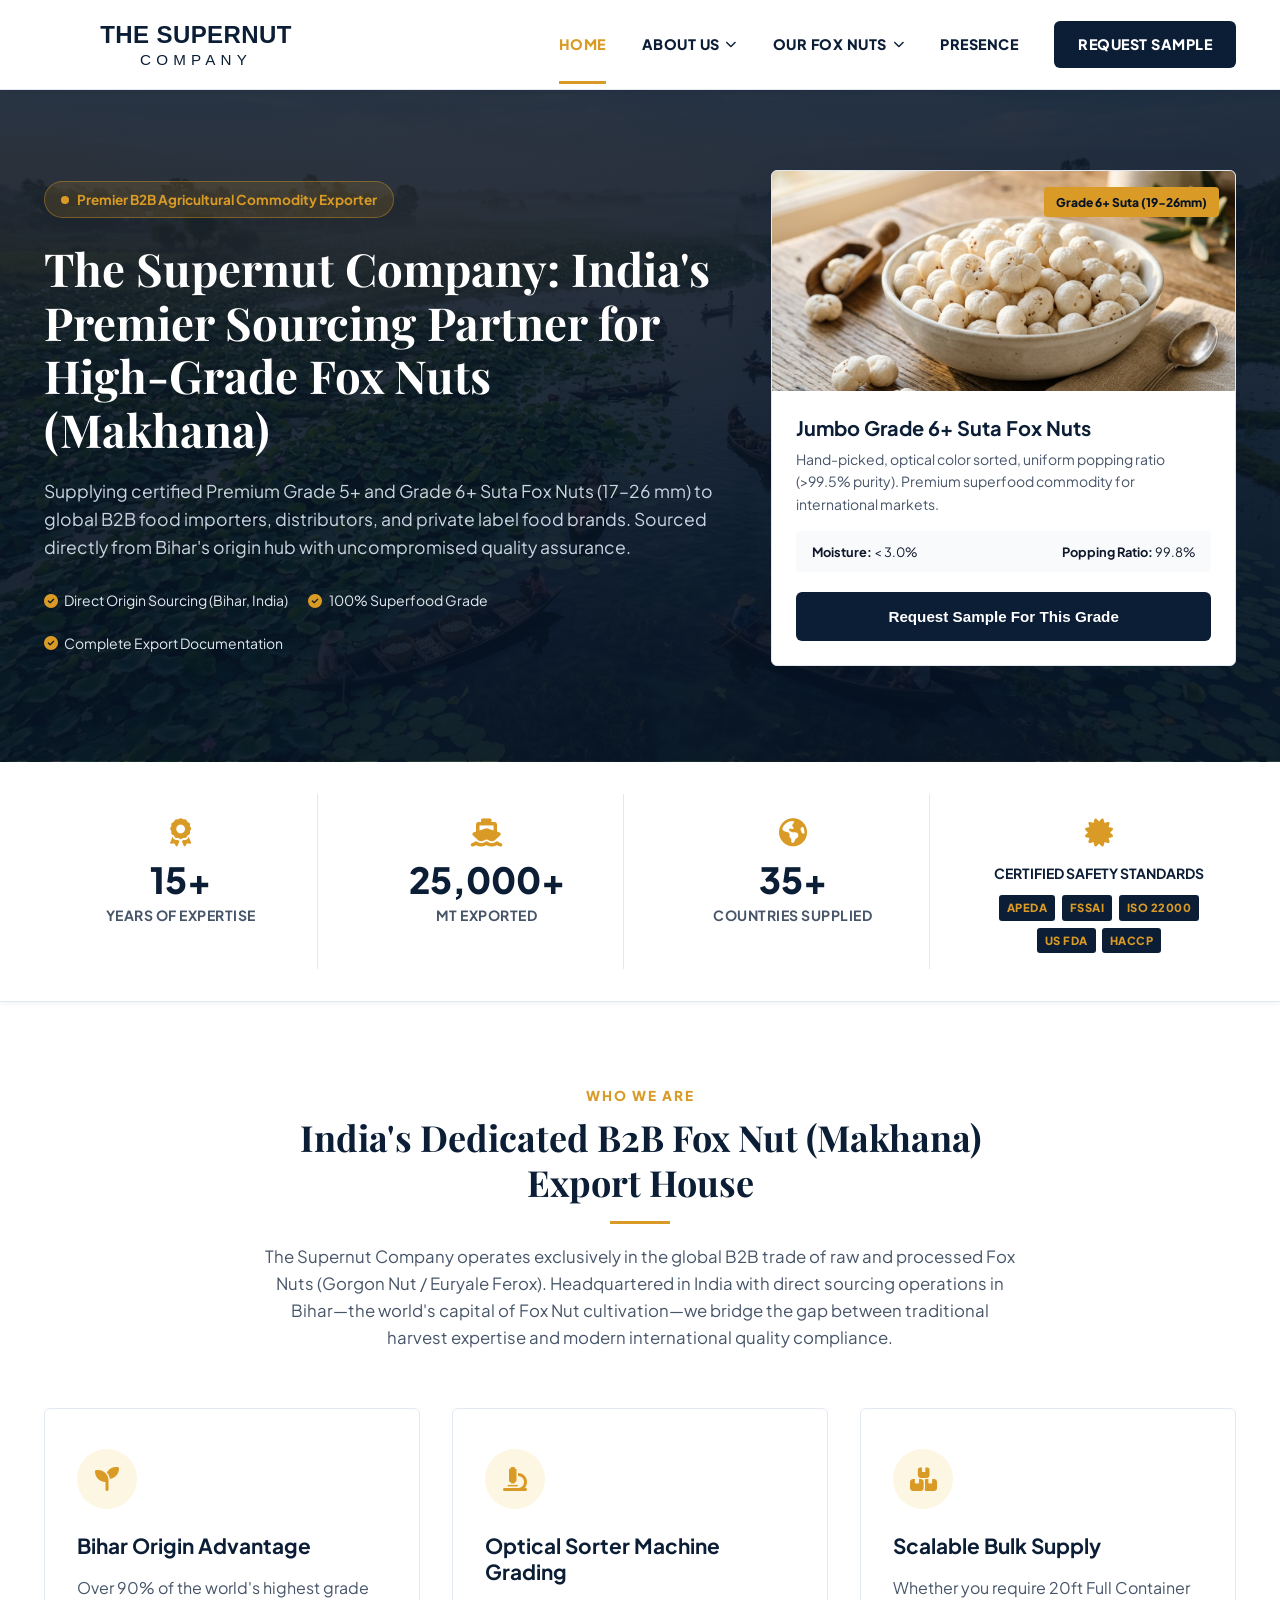
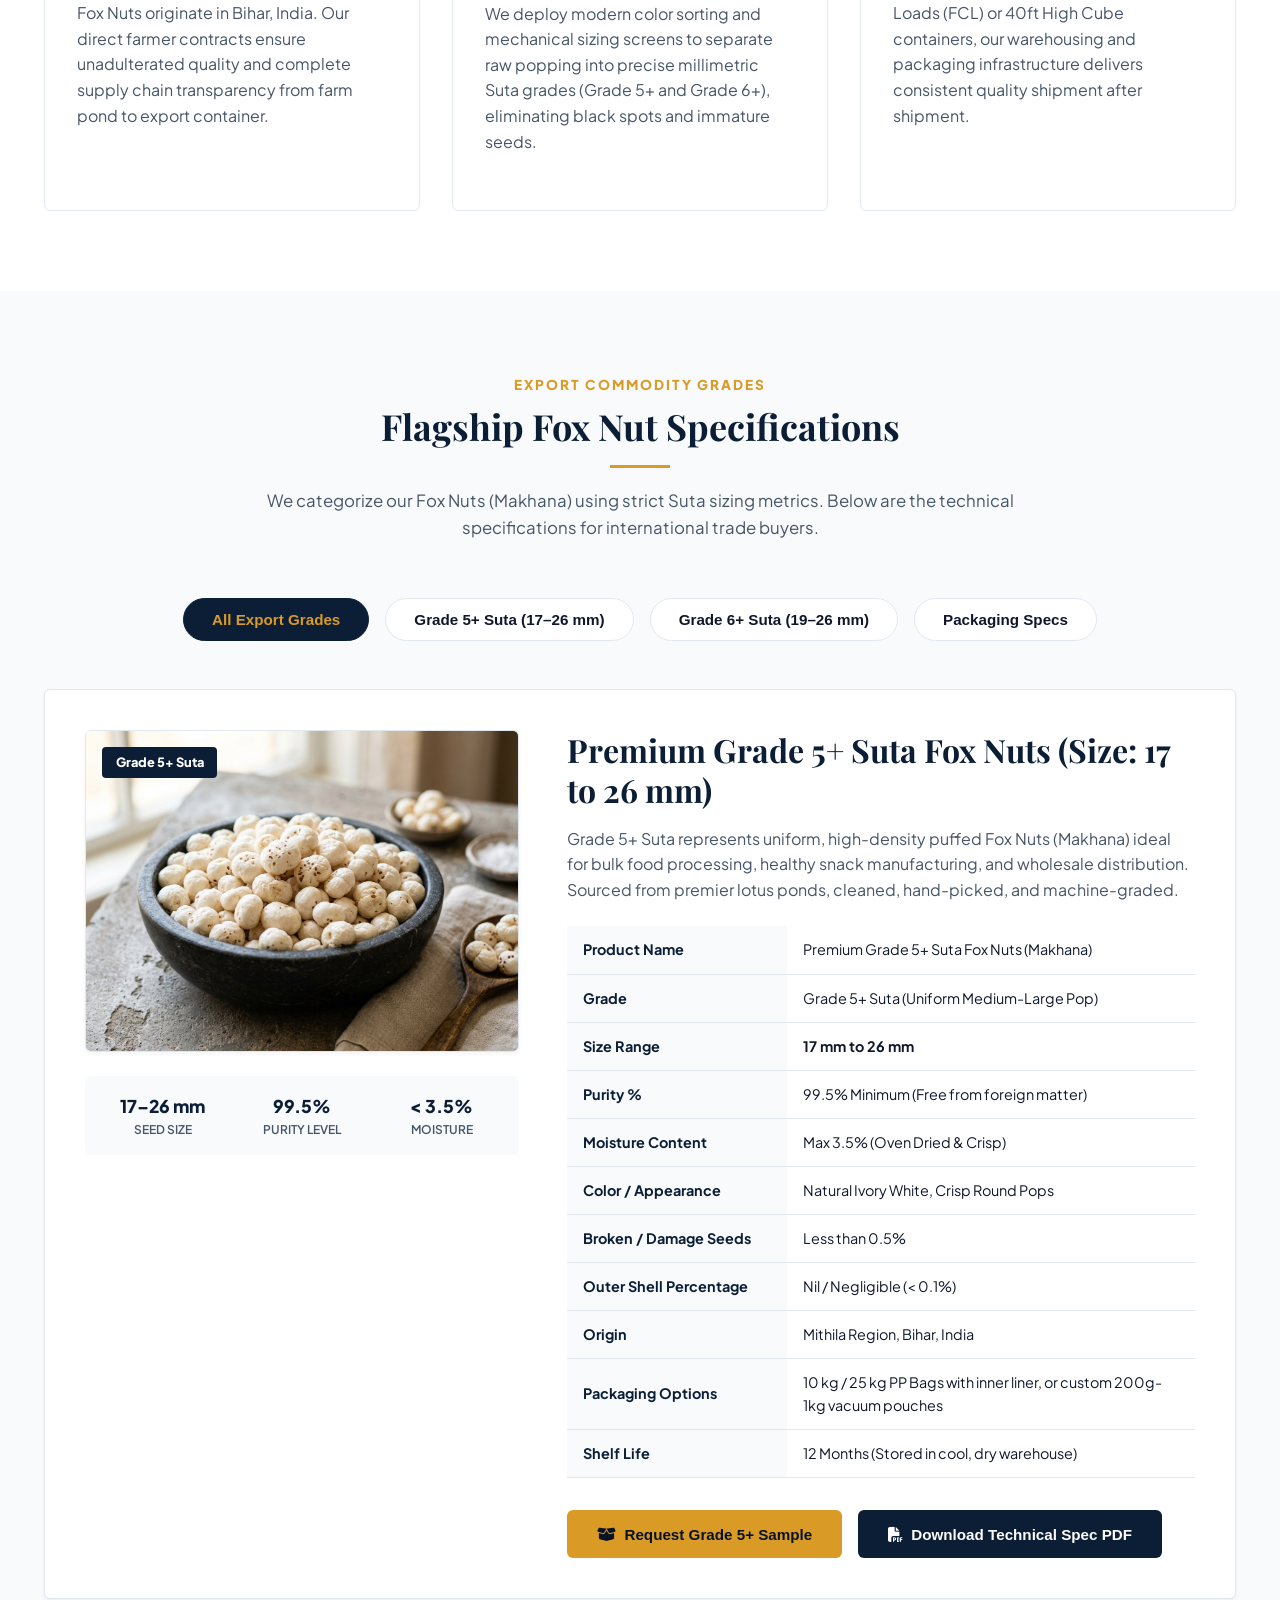
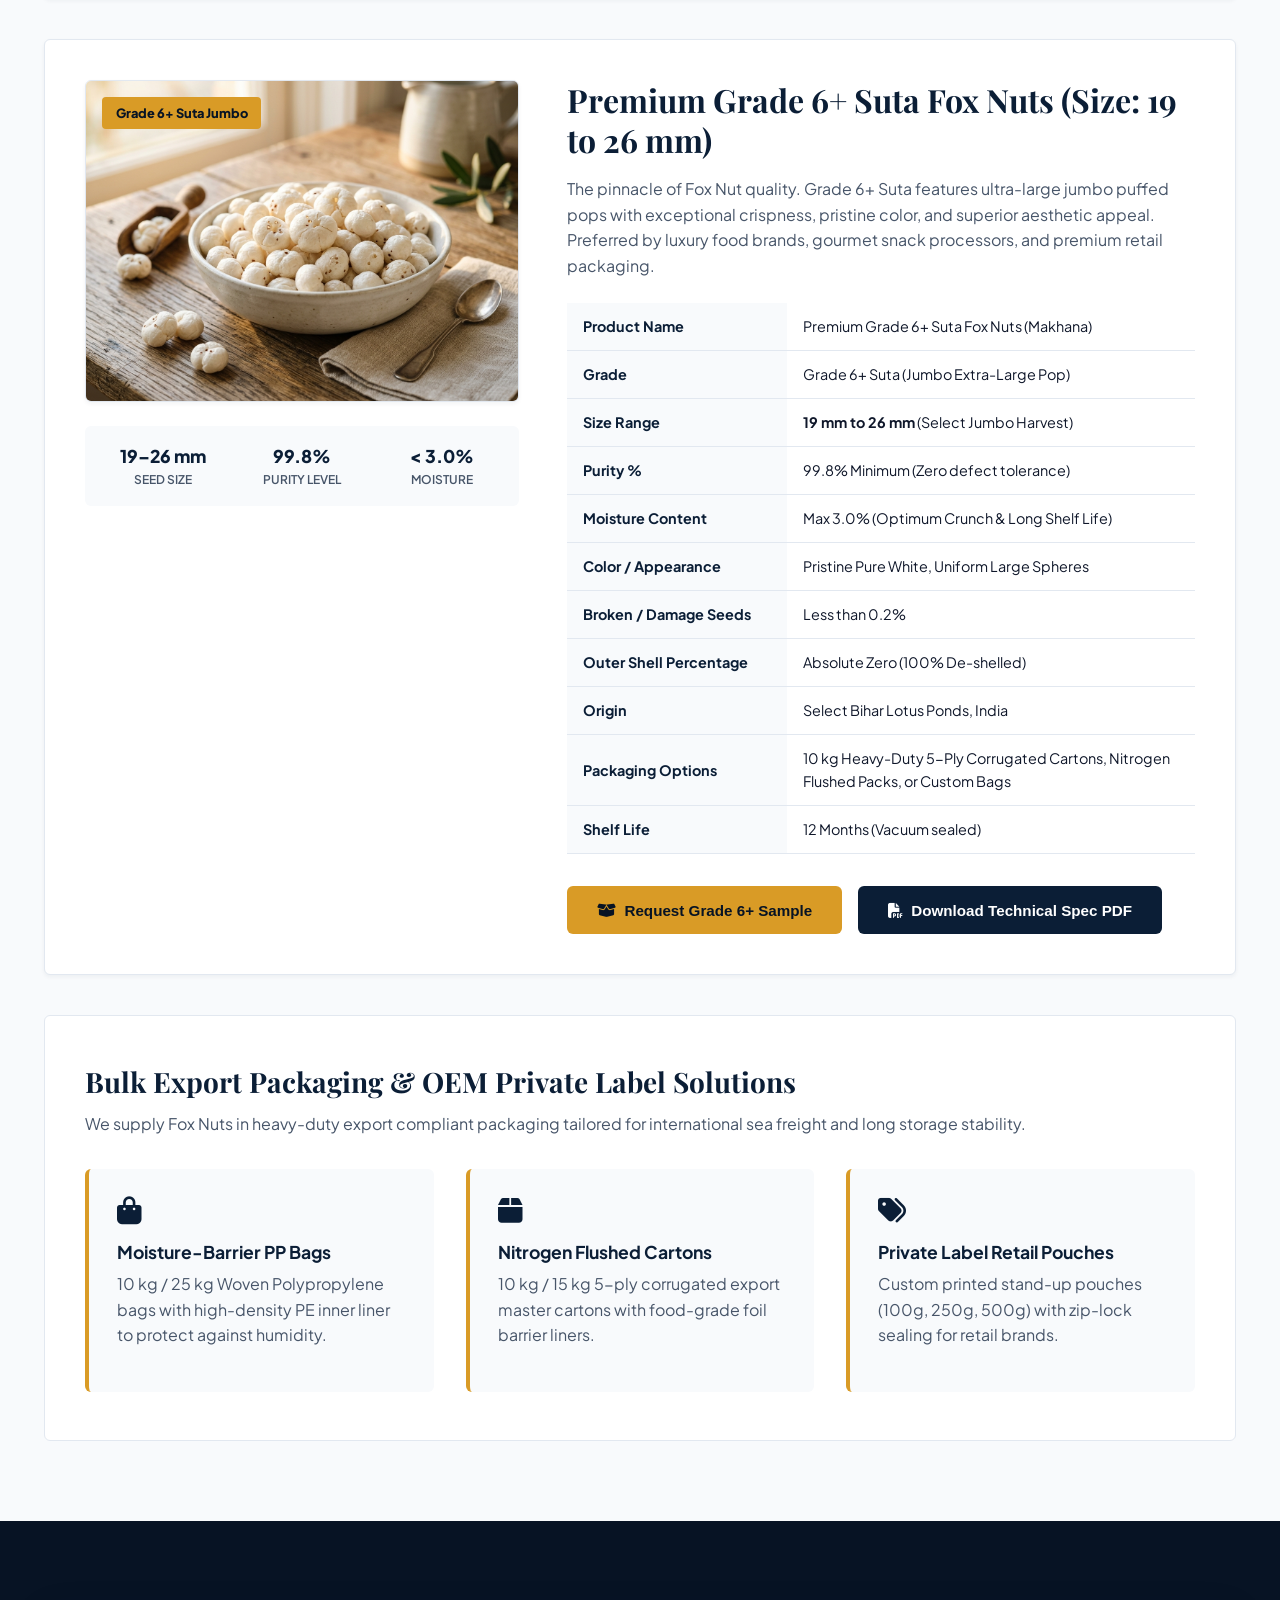
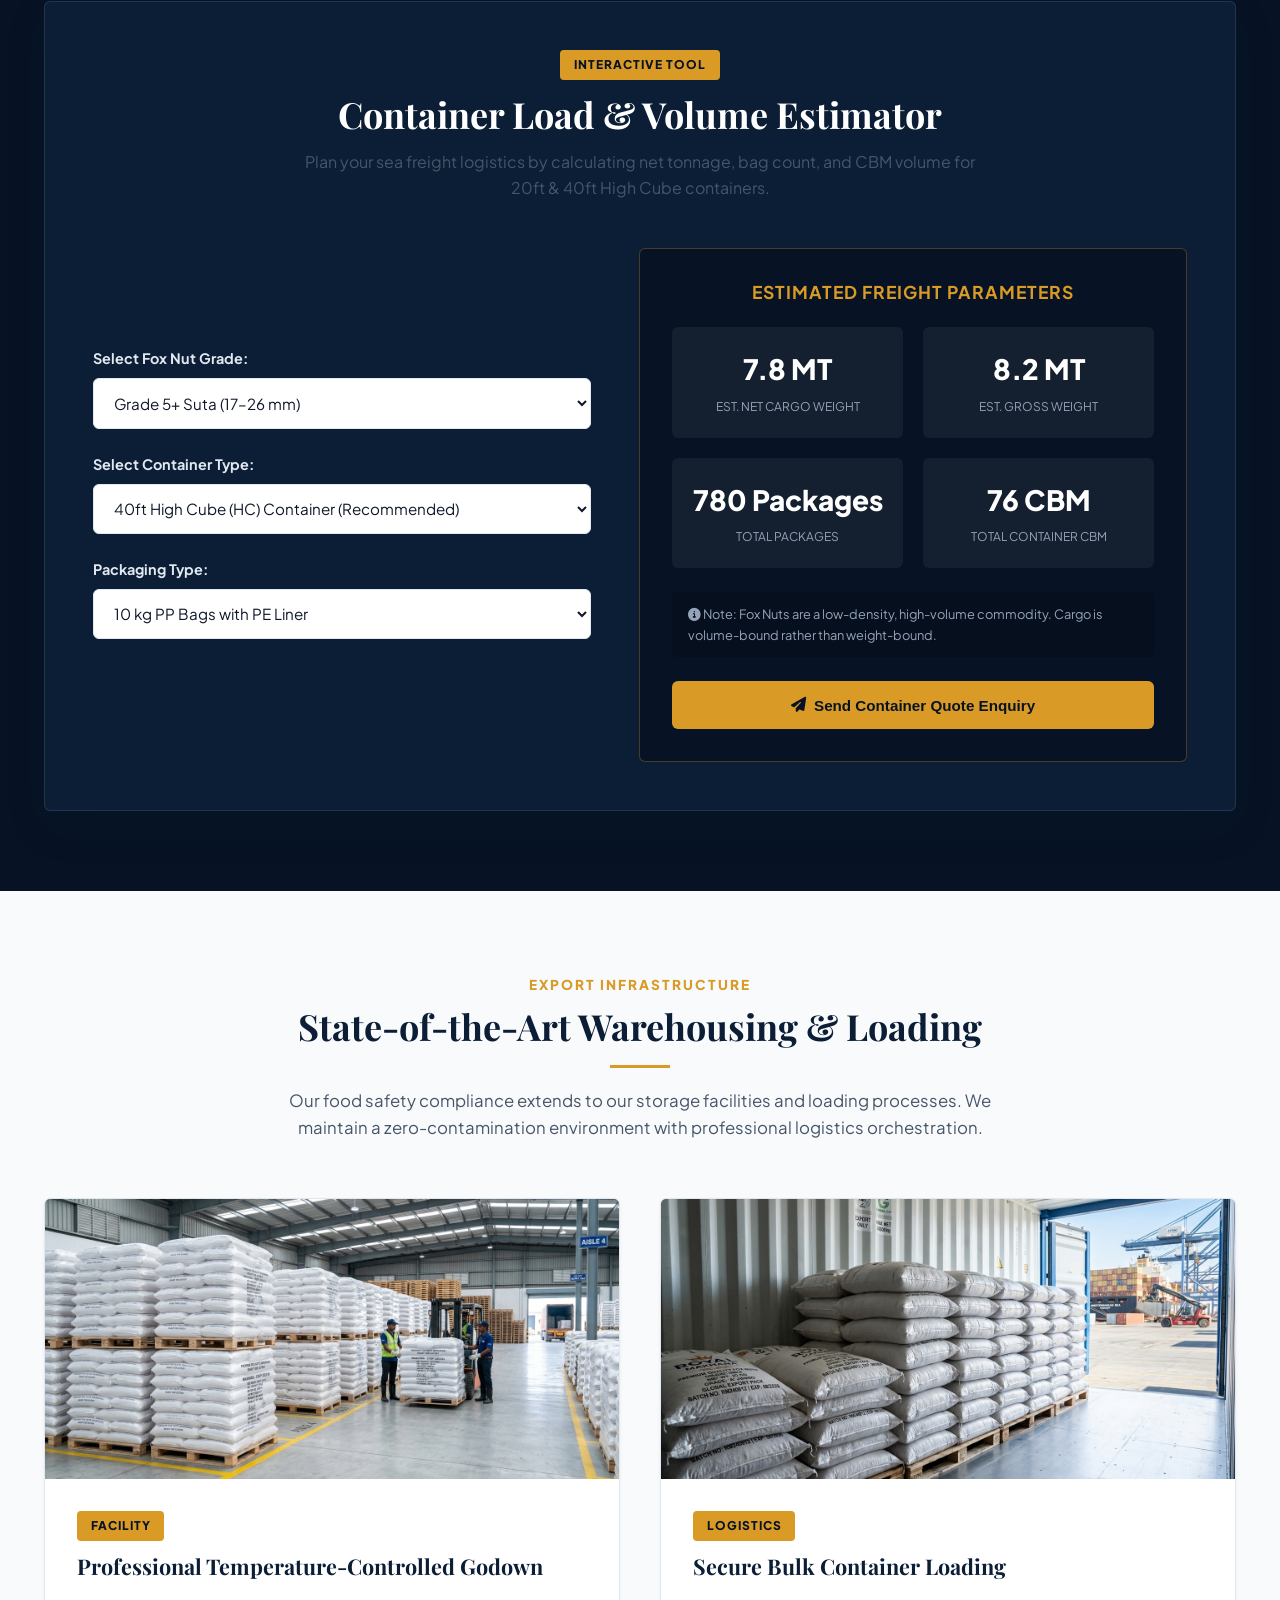
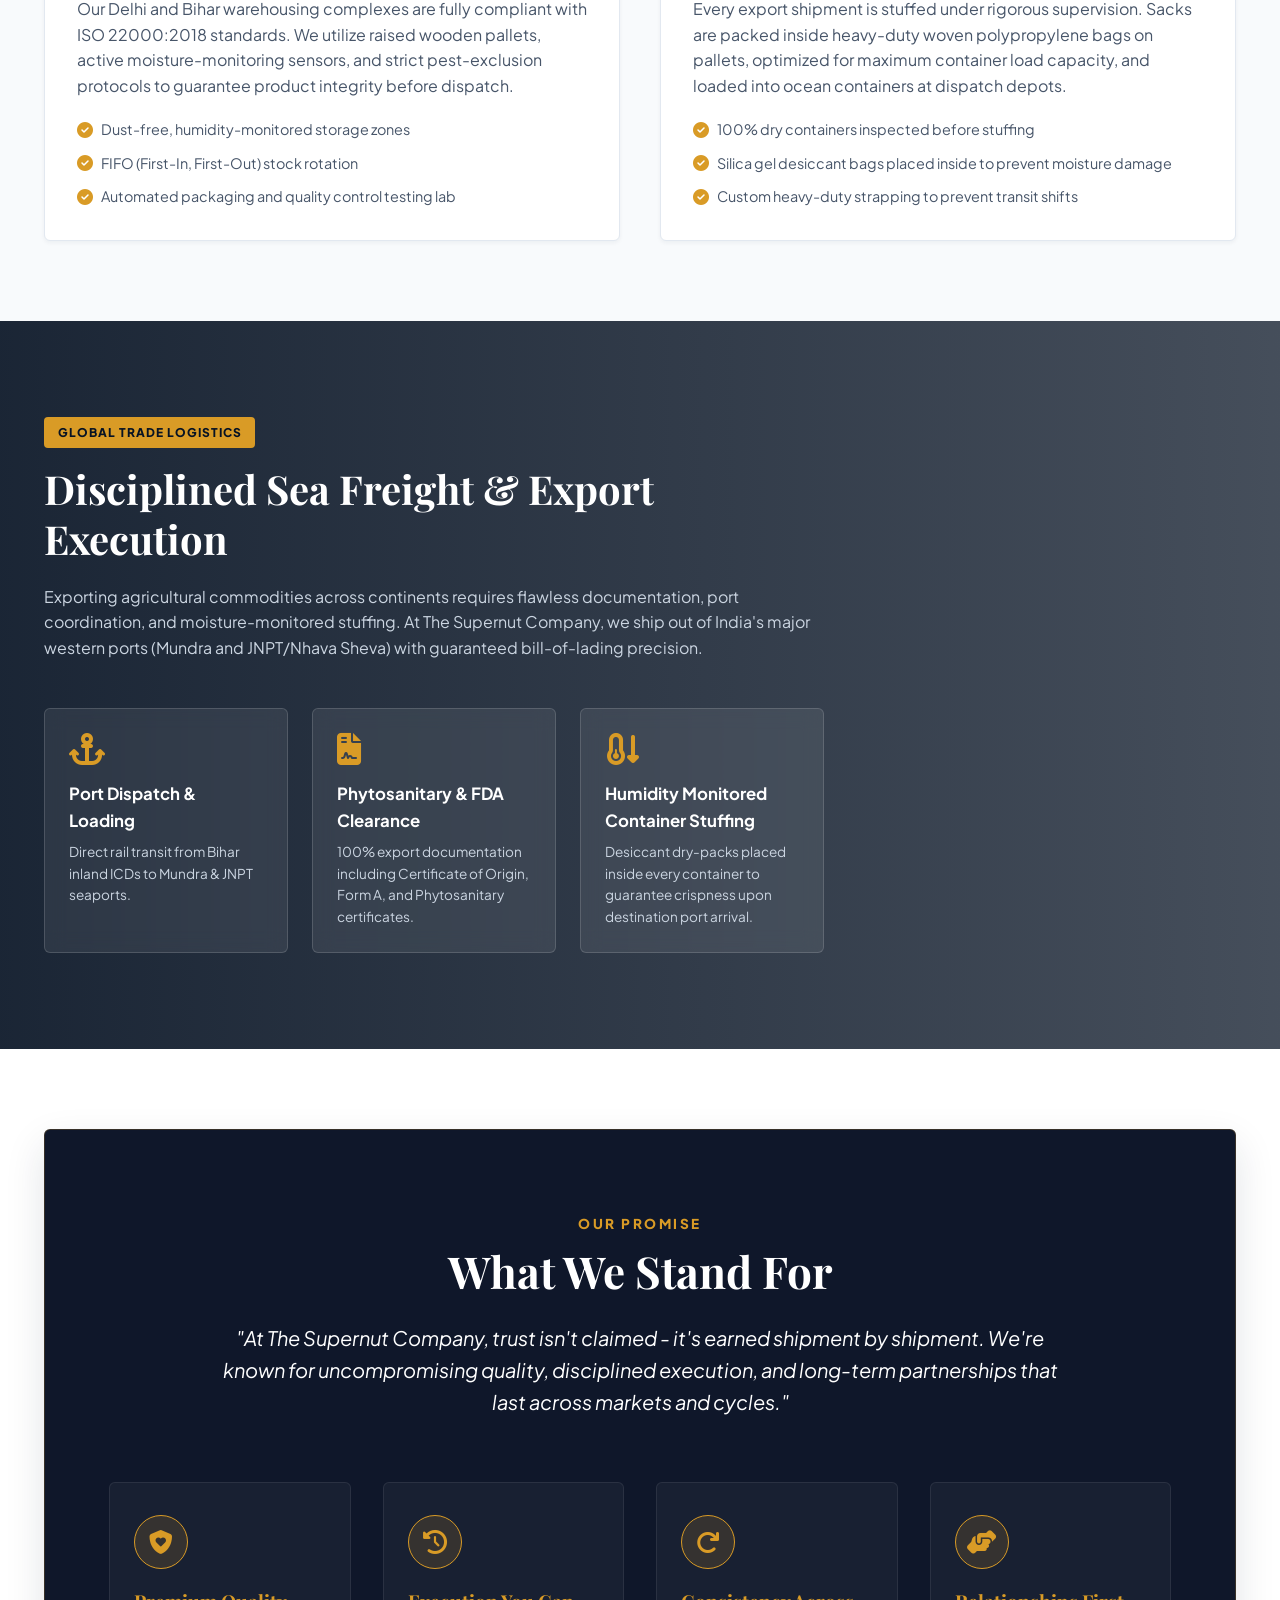
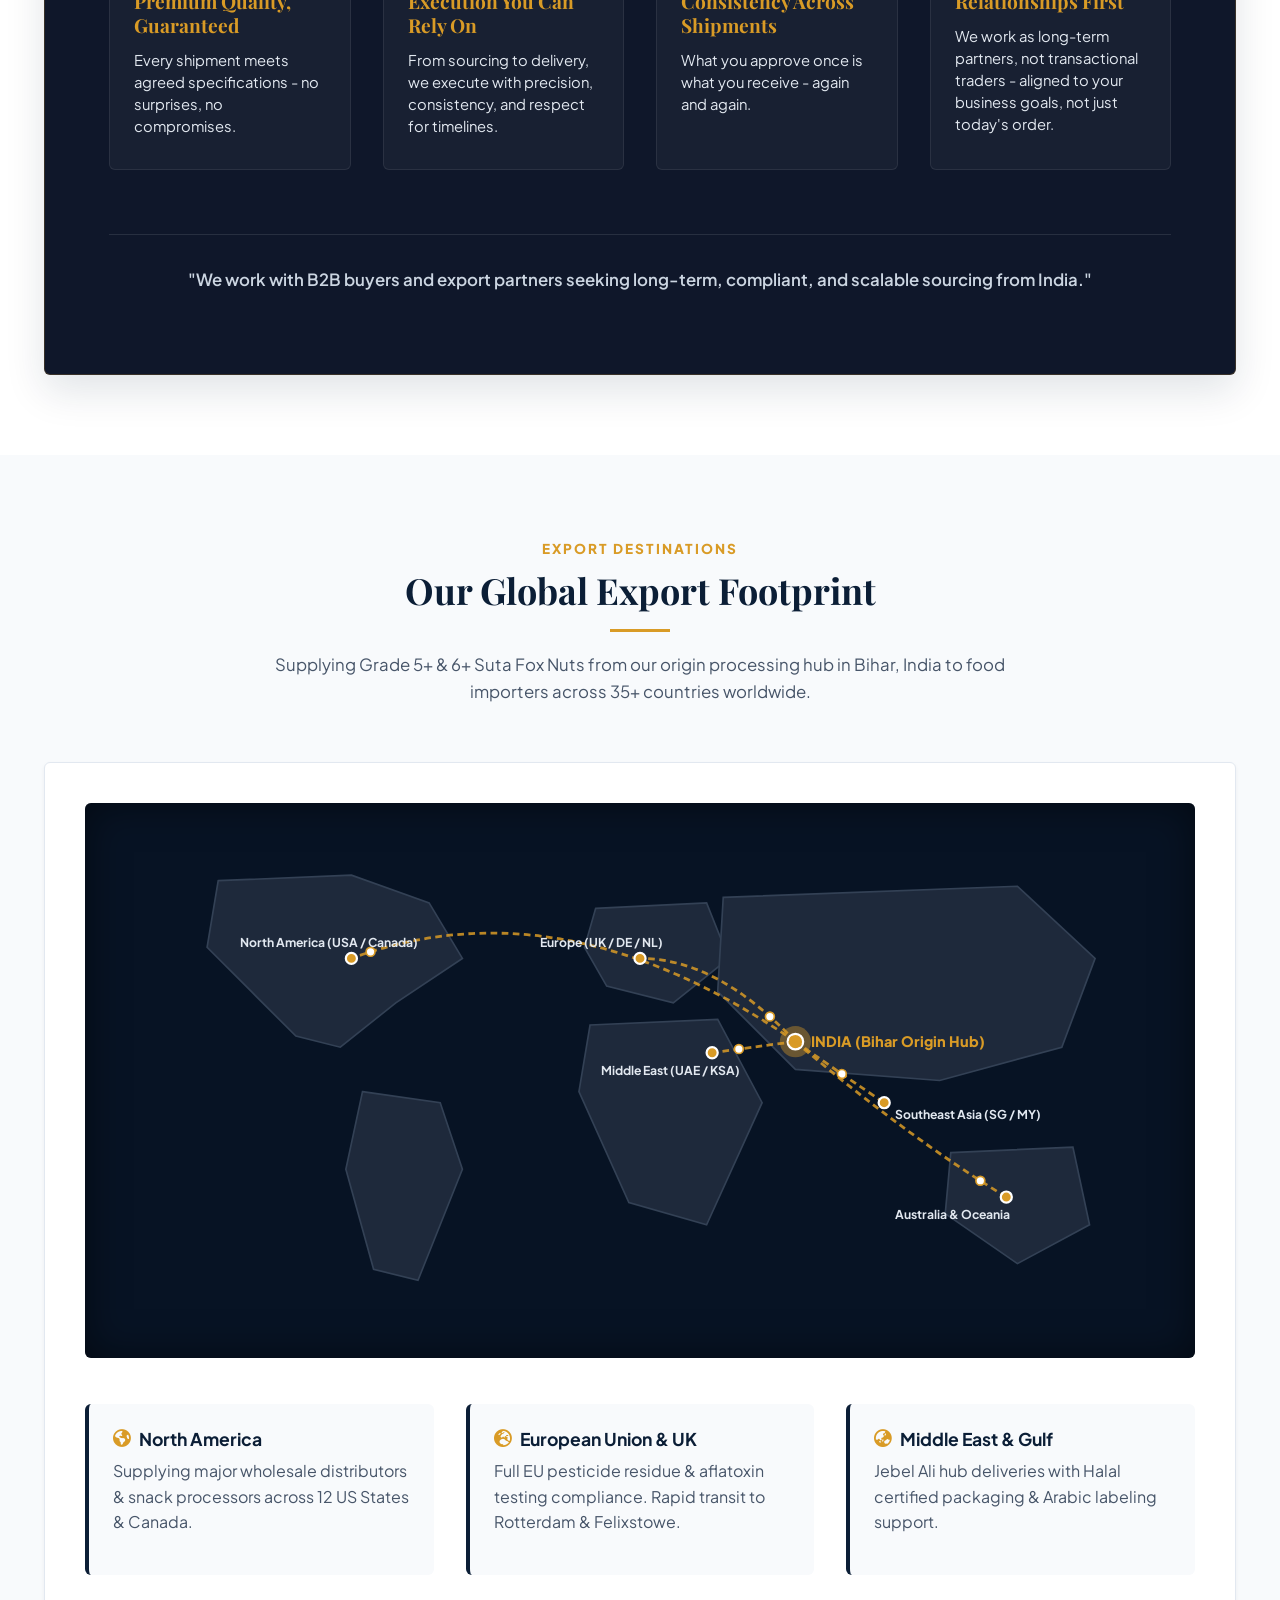
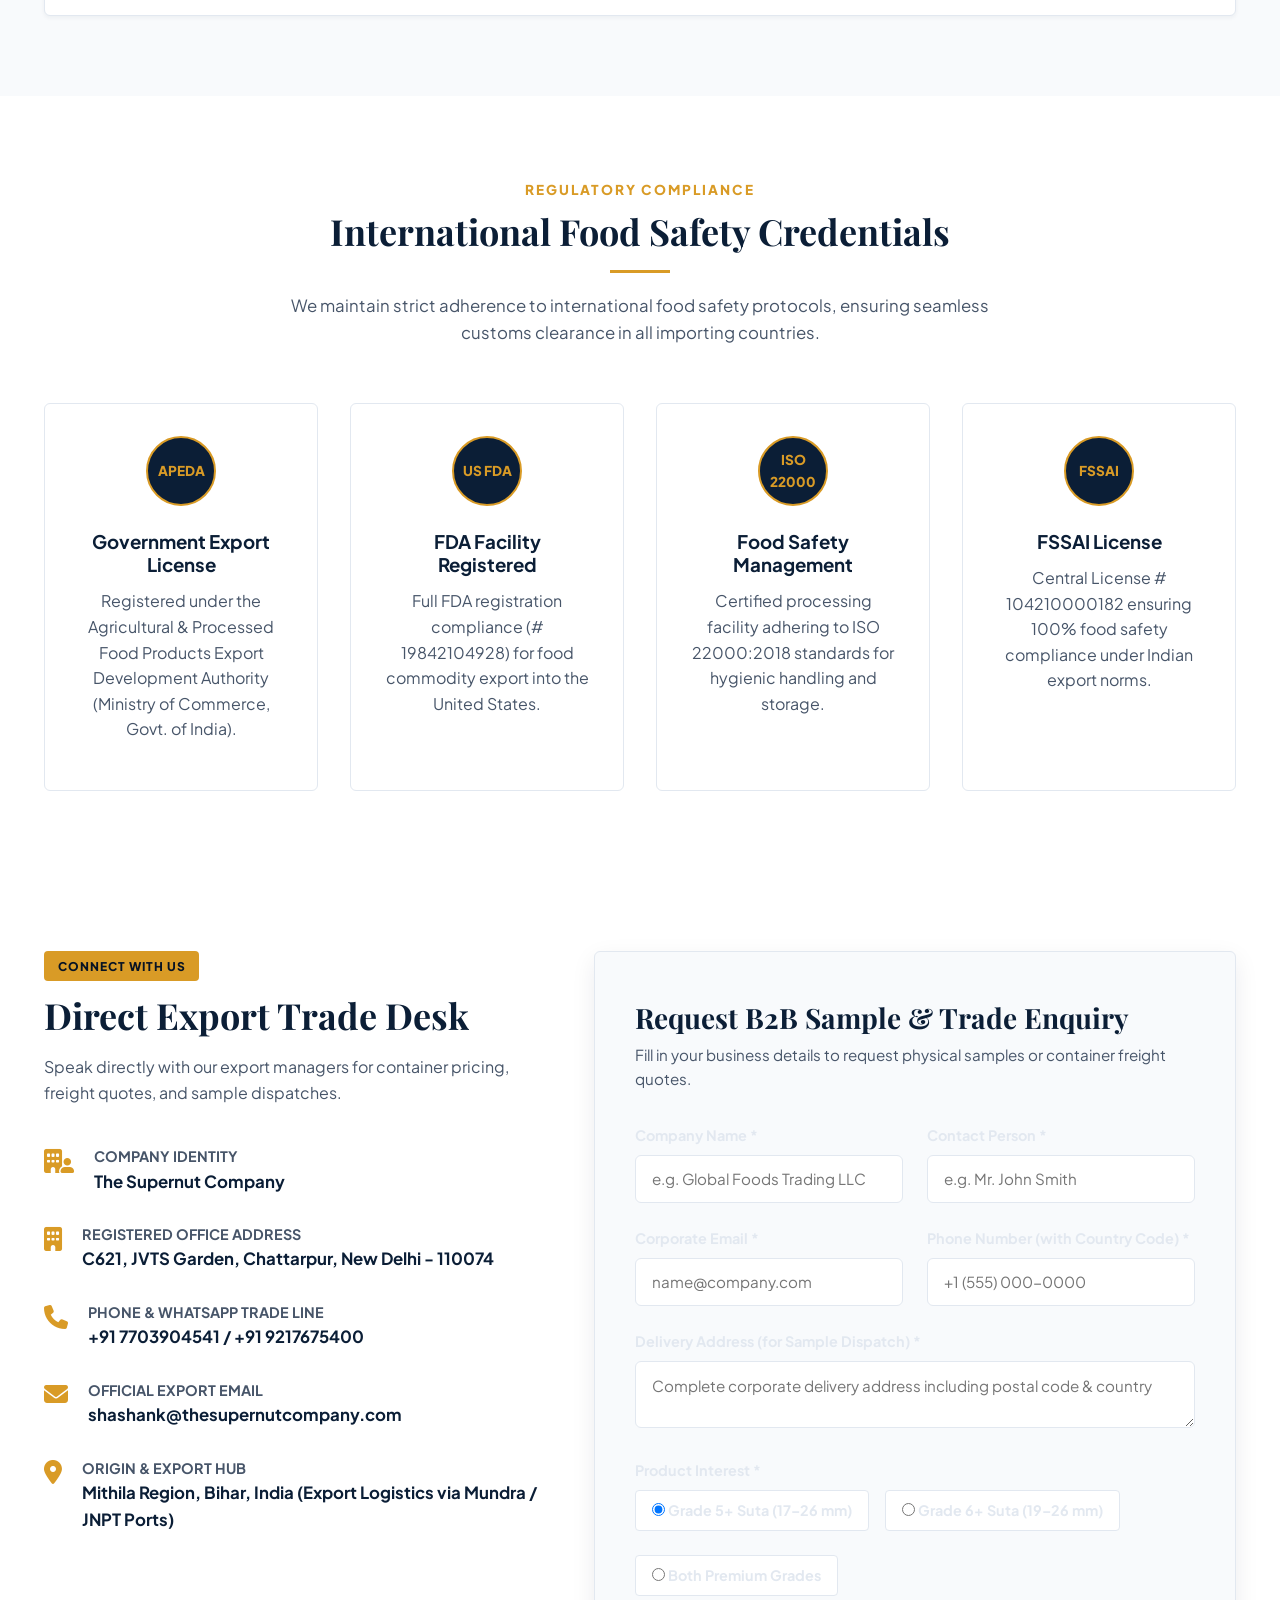
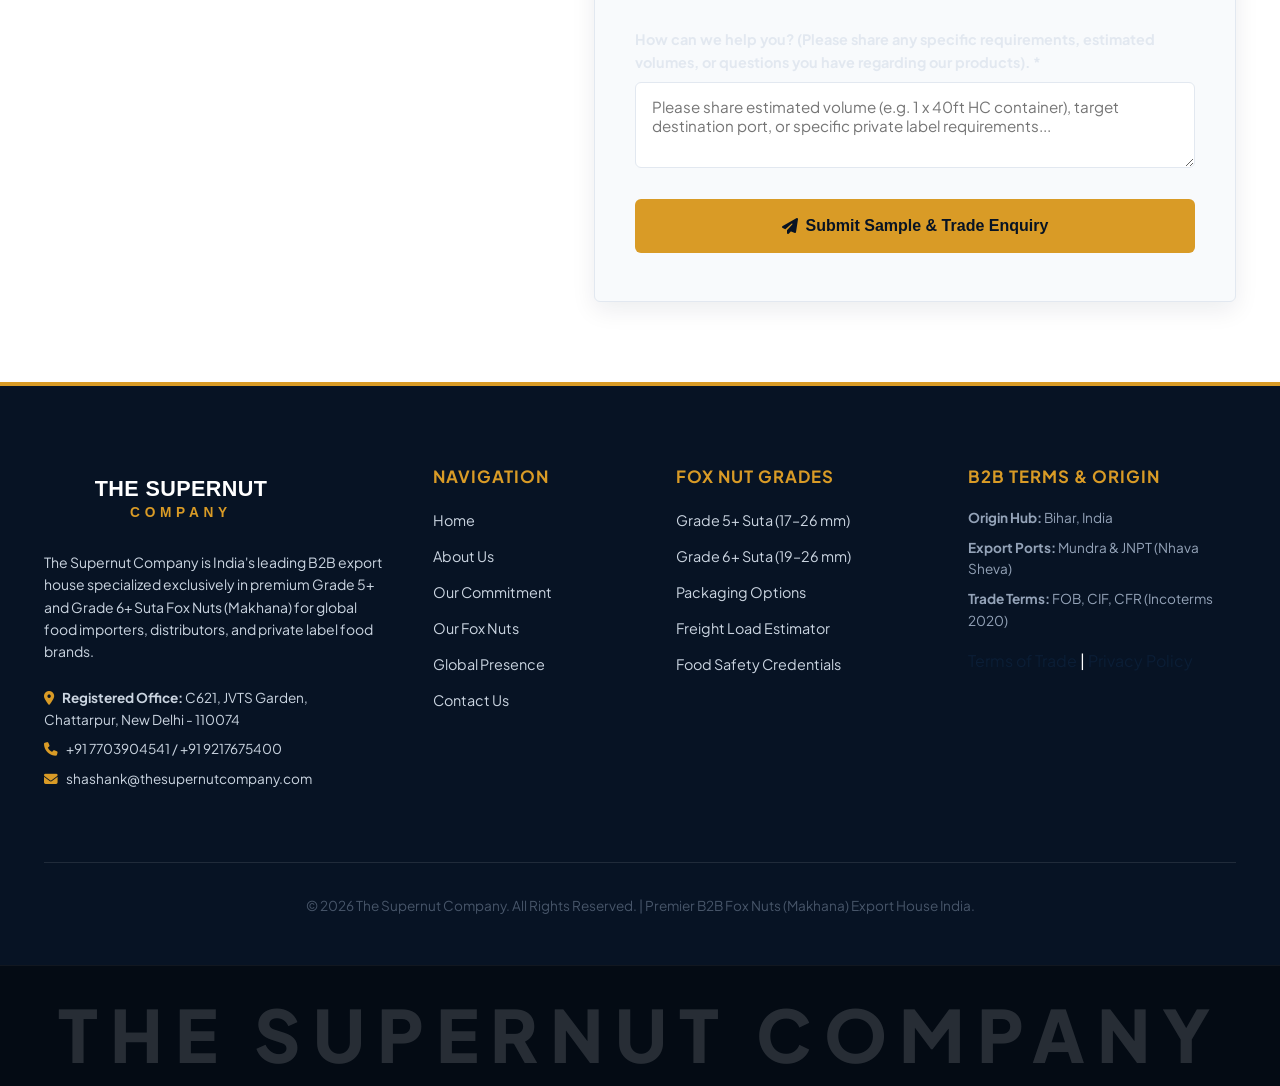
<file: index.html>
<!DOCTYPE html>
<html lang="en">
<head>
  <meta charset="UTF-8">
  <meta name="viewport" content="width=device-width, initial-scale=1.0">
  <title>The Supernut Company | India's Premier B2B Exporter of Fox Nuts (Makhana)</title>
  <meta name="description" content="The Supernut Company is India's leading B2B exporter of premium Grade 5+ and Grade 6+ Suta Fox Nuts (Makhana) sourced directly from Bihar. High purity, strict quality control, and reliable global container delivery.">
  <meta name="keywords" content="Fox Nuts, Makhana Exporter, Grade 5+ Suta Fox Nuts, Grade 6+ Suta Fox Nuts, Indian Makhana Wholesale, B2B Food Importers, Bulk Lotus Seeds">
    
  <!-- verification comment: github automation test 2026 -->
  <!-- Google Fonts: Playfair Display (Serif) & Plus Jakarta Sans (Sans-Serif) -->
  <link rel="preconnect" href="https://fonts.googleapis.com">
  <link rel="preconnect" href="https://fonts.gstatic.com" crossorigin>
  <link href="https://fonts.googleapis.com/css2?family=Playfair+Display:ital,wght@0,500;0,600;0,700;0,800;1,400&family=Plus+Jakarta+Sans:wght@400;500;600;700;800;900&display=swap" rel="stylesheet">
  
  <!-- FontAwesome Icons for B2B UI -->
  <link rel="stylesheet" href="https://cdnjs.cloudflare.com/ajax/libs/font-awesome/6.4.0/css/all.min.css">

  <link rel="stylesheet" href="styles.css">
</head>
<body>

  <!-- HEADER & NAVIGATION MENU -->
  <header class="main-header" id="header">
    <div class="container header-container">
      <!-- Logo Container -->
      <a href="#home" class="logo-link" title="The Supernut Company - Premier Fox Nuts Exporter">
        <div class="brand-logo-wrapper">
          <img src="assets/logo.svg" alt="The Supernut Company Logo" class="brand-logo-img">
        </div>
      </a>

      <!-- Desktop Navigation Menu -->
      <nav class="nav-menu" id="nav-menu">
        <a href="#home" class="nav-link active">HOME</a>
        
        <!-- ABOUT US DROPDOWN -->
        <div class="nav-item-has-dropdown">
          <a href="#about" class="nav-link">ABOUT US <i class="fa-solid fa-chevron-down nav-arrow"></i></a>
          <div class="dropdown-menu">
            <a href="#about-profile" class="dropdown-item"><i class="fa-solid fa-building"></i> Company Profile</a>
            <a href="#commitment" class="dropdown-item"><i class="fa-solid fa-handshake"></i> Our Commitment</a>
            <a href="#certifications" class="dropdown-item"><i class="fa-solid fa-certificate"></i> Quality & Certifications</a>
          </div>
        </div>

        <!-- OUR FOX NUTS MEGA MENU -->
        <div class="nav-item-has-dropdown mega-menu-parent">
          <a href="#products" class="nav-link">OUR FOX NUTS <i class="fa-solid fa-chevron-down nav-arrow"></i></a>
          <div class="mega-menu">
            <div class="mega-menu-grid">
              <div class="mega-col">
                <span class="mega-title"><i class="fa-solid fa-layer-group"></i> Premium Export Grades</span>
                <a href="#grade-5" class="mega-item">
                  <div class="mega-item-icon">5+</div>
                  <div>
                    <strong>Grade 5+ Suta Fox Nuts</strong>
                    <p>Size: 17 to 26 mm | High Uniformity</p>
                  </div>
                </a>
                <a href="#grade-6" class="mega-item">
                  <div class="mega-item-icon gold-badge">6+</div>
                  <div>
                    <strong>Grade 6+ Suta Fox Nuts</strong>
                    <p>Size: 19 to 26 mm | Jumbo Premium</p>
                  </div>
                </a>
              </div>
              <div class="mega-col">
                <span class="mega-title"><i class="fa-solid fa-boxes-packing"></i> Bulk Packaging & Specs</span>
                <a href="#packaging-specs" class="mega-item">
                  <i class="fa-solid fa-box-archive mega-icon"></i>
                  <div>
                    <strong>Packaging Options</strong>
                    <p>10kg / 25kg PP Bags & Vacuum Nitrogen Cartons</p>
                  </div>
                </a>
                <a href="#container-estimator" class="mega-item">
                  <i class="fa-solid fa-calculator mega-icon"></i>
                  <div>
                    <strong>Container Load Estimator</strong>
                    <p>Calculate 20ft & 40ft HC FCL Capacity</p>
                  </div>
                </a>
              </div>
              <div class="mega-col mega-cta-card">
                <span class="badge-gold">B2B Trade Portal</span>
                <h4>Need Custom Specifications or Private Labeling?</h4>
                <p>We provide contract processing, custom mesh sizing, and private label pouches for international brands.</p>
                <button class="btn btn-gold btn-sm" onclick="openSampleModal('Private Label Enquiry')">Inquire Custom Packing</button>
              </div>
            </div>
          </div>
        </div>

        <a href="#presence" class="nav-link">PRESENCE</a>
        <a href="#contact" class="nav-link nav-contact-btn btn-sample-trigger" onclick="openSampleModal()">REQUEST SAMPLE</a>
      </nav>

      <!-- Mobile Hamburger Menu Button -->
      <button class="mobile-menu-toggle" id="mobile-menu-btn" onclick="toggleMobileMenu()">
        <i class="fa-solid fa-bars"></i>
      </button>
    </div>
  </header>

  <!-- HERO SECTION: LEADING WITH AUTHORITY -->
  <section class="hero-section" id="home">
    <div class="hero-overlay"></div>
    <div class="container hero-container">
      <div class="hero-content">
        <div class="hero-badge">
          <span class="pulse-dot"></span> Premier B2B Agricultural Commodity Exporter
        </div>
        <h1 class="hero-title font-serif">
          The Supernut Company: India's Premier Sourcing Partner for High-Grade Fox Nuts (Makhana)
        </h1>
        <p class="hero-subtitle">
          Supplying certified Premium Grade 5+ and Grade 6+ Suta Fox Nuts (17–26 mm) to global B2B food importers, distributors, and private label food brands. Sourced directly from Bihar's origin hub with uncompromised quality assurance.
        </p>

        <div class="hero-highlights margin-top-md">
          <div class="highlight-pill"><i class="fa-solid fa-check-circle"></i> Direct Origin Sourcing (Bihar, India)</div>
          <div class="highlight-pill"><i class="fa-solid fa-check-circle"></i> 100% Superfood Grade</div>
          <div class="highlight-pill"><i class="fa-solid fa-check-circle"></i> Complete Export Documentation</div>
        </div>
      </div>

      <!-- Hero Visual Card -->
      <div class="hero-card-side">
        <div class="hero-card">
          <div class="hero-card-img-wrapper">
            <img src="assets/grade_6_suta.jpg" alt="Premium 6+ Suta Fox Nuts" class="hero-card-img">
            <span class="hero-card-badge">Grade 6+ Suta (19-26mm)</span>
          </div>
          <div class="hero-card-body">
            <h3>Jumbo Grade 6+ Suta Fox Nuts</h3>
            <p class="hero-card-desc">Hand-picked, optical color sorted, uniform popping ratio (>99.5% purity). Premium superfood commodity for international markets.</p>
            <div class="hero-card-meta">
              <span><strong>Moisture:</strong> &lt; 3.0%</span>
              <span><strong>Popping Ratio:</strong> 99.8%</span>
            </div>
            <button class="btn btn-navy btn-block btn-sample-trigger" onclick="openSampleModal('Grade 6+ Suta')">
              Request Sample For This Grade
            </button>
          </div>
        </div>
      </div>
    </div>
  </section>

  <!-- STATISTICS BANNER (PROMINENT DATA PLACEHOLDERS REQUIRED BY PROMPT) -->
  <section class="stats-banner">
    <div class="container stats-container">
      <div class="stat-item">
        <div class="stat-icon"><i class="fa-solid fa-award"></i></div>
        <div class="stat-number" data-target="15">15+</div>
        <div class="stat-label">Years of Expertise</div>
      </div>

      <div class="stat-item">
        <div class="stat-icon"><i class="fa-solid fa-ship"></i></div>
        <div class="stat-number" data-target="25000">25,000+</div>
        <div class="stat-label">MT Exported</div>
      </div>

      <div class="stat-item">
        <div class="stat-icon"><i class="fa-solid fa-earth-americas"></i></div>
        <div class="stat-number" data-target="35">35+</div>
        <div class="stat-label">Countries Supplied</div>
      </div>

      <div class="stat-item cert-stat-item">
        <div class="stat-icon"><i class="fa-solid fa-certificate"></i></div>
        <div class="cert-logos-title">Certified Safety Standards</div>
        <div class="cert-badges-grid">
          <span class="cert-badge" title="Agricultural & Processed Food Products Export Development Authority">APEDA</span>
          <span class="cert-badge" title="Food Safety and Standards Authority of India">FSSAI</span>
          <span class="cert-badge" title="ISO 22000 Food Safety Management">ISO 22000</span>
          <span class="cert-badge" title="US Food & Drug Administration Registered">US FDA</span>
          <span class="cert-badge" title="Hazard Analysis Critical Control Point">HACCP</span>
        </div>
      </div>
    </div>
  </section>

  <!-- ABOUT US & ORIGIN HERITAGE SECTION -->
  <section class="section-padding about-section" id="about">
    <div class="container">
      <div class="section-header text-center" id="about-profile">
        <span class="section-subtitle">WHO WE ARE</span>
        <h2 class="section-title font-serif">India's Dedicated B2B Fox Nut (Makhana) Export House</h2>
        <div class="title-underline"></div>
        <p class="section-description">
          The Supernut Company operates exclusively in the global B2B trade of raw and processed Fox Nuts (Gorgon Nut / Euryale Ferox). Headquartered in India with direct sourcing operations in Bihar—the world's capital of Fox Nut cultivation—we bridge the gap between traditional harvest expertise and modern international quality compliance.
        </p>
      </div>

      <div class="about-grid">
        <div class="about-card">
          <div class="about-card-icon"><i class="fa-solid fa-seedling"></i></div>
          <h3>Bihar Origin Advantage</h3>
          <p>Over 90% of the world's highest grade Fox Nuts originate in Bihar, India. Our direct farmer contracts ensure unadulterated quality and complete supply chain transparency from farm pond to export container.</p>
        </div>

        <div class="about-card">
          <div class="about-card-icon"><i class="fa-solid fa-microscope"></i></div>
          <h3>Optical Sorter Machine Grading</h3>
          <p>We deploy modern color sorting and mechanical sizing screens to separate raw popping into precise millimetric Suta grades (Grade 5+ and Grade 6+), eliminating black spots and immature seeds.</p>
        </div>

        <div class="about-card">
          <div class="about-card-icon"><i class="fa-solid fa-boxes-stacked"></i></div>
          <h3>Scalable Bulk Supply</h3>
          <p>Whether you require 20ft Full Container Loads (FCL) or 40ft High Cube containers, our warehousing and packaging infrastructure delivers consistent quality shipment after shipment.</p>
        </div>
      </div>
    </div>
  </section>

  <!-- PRODUCT SPECIFICATION SHOWCASE (DETAILED B2B TABLES & FRESH VIBRANT IMAGES) -->
  <section class="section-padding products-section bg-light" id="products">
    <div class="container">
      <div class="section-header text-center">
        <span class="section-subtitle">EXPORT COMMODITY GRADES</span>
        <h2 class="section-title font-serif">Flagship Fox Nut Specifications</h2>
        <div class="title-underline"></div>
        <p class="section-description">
          We categorize our Fox Nuts (Makhana) using strict Suta sizing metrics. Below are the technical specifications for international trade buyers.
        </p>
      </div>

      <!-- Grade Tabs -->
      <div class="product-tabs">
        <button class="tab-btn active" onclick="switchProductTab('all')">All Export Grades</button>
        <button class="tab-btn" onclick="switchProductTab('grade-5')">Grade 5+ Suta (17–26 mm)</button>
        <button class="tab-btn" onclick="switchProductTab('grade-6')">Grade 6+ Suta (19–26 mm)</button>
        <button class="tab-btn" onclick="switchProductTab('packaging')">Packaging Specs</button>
      </div>

      <!-- PRODUCT CARD 1: GRADE 5+ SUTA -->
      <div class="product-detail-card" id="grade-5">
        <div class="product-grid">
          <div class="product-image-col">
            <div class="product-image-container">
              <img src="assets/grade_5_suta.jpg" alt="Fresh Crisp Grade 5+ Suta Fox Nuts" class="product-img">
              <span class="product-badge">Grade 5+ Suta</span>
            </div>
            <div class="product-quick-specs">
              <div class="q-spec"><span class="q-val">17–26 mm</span><span class="q-lbl">Seed Size</span></div>
              <div class="q-spec"><span class="q-val">99.5%</span><span class="q-lbl">Purity Level</span></div>
              <div class="q-spec"><span class="q-val">&lt; 3.5%</span><span class="q-lbl">Moisture</span></div>
            </div>
          </div>

          <div class="product-info-col">
            <h3 class="product-title font-serif">Premium Grade 5+ Suta Fox Nuts (Size: 17 to 26 mm)</h3>
            <p class="product-summary">
              Grade 5+ Suta represents uniform, high-density puffed Fox Nuts (Makhana) ideal for bulk food processing, healthy snack manufacturing, and wholesale distribution. Sourced from premier lotus ponds, cleaned, hand-picked, and machine-graded.
            </p>

            <table class="spec-table">
              <tbody>
                <tr>
                  <th>Product Name</th>
                  <td>Premium Grade 5+ Suta Fox Nuts (Makhana)</td>
                </tr>
                <tr>
                  <th>Grade</th>
                  <td>Grade 5+ Suta (Uniform Medium-Large Pop)</td>
                </tr>
                <tr>
                  <th>Size Range</th>
                  <td><strong>17 mm to 26 mm</strong></td>
                </tr>
                <tr>
                  <th>Purity %</th>
                  <td>99.5% Minimum (Free from foreign matter)</td>
                </tr>
                <tr>
                  <th>Moisture Content</th>
                  <td>Max 3.5% (Oven Dried & Crisp)</td>
                </tr>
                <tr>
                  <th>Color / Appearance</th>
                  <td>Natural Ivory White, Crisp Round Pops</td>
                </tr>
                <tr>
                  <th>Broken / Damage Seeds</th>
                  <td>Less than 0.5%</td>
                </tr>
                <tr>
                  <th>Outer Shell Percentage</th>
                  <td>Nil / Negligible (&lt; 0.1%)</td>
                </tr>
                <tr>
                  <th>Origin</th>
                  <td>Mithila Region, Bihar, India</td>
                </tr>
                <tr>
                  <th>Packaging Options</th>
                  <td>10 kg / 25 kg PP Bags with inner liner, or custom 200g-1kg vacuum pouches</td>
                </tr>
                <tr>
                  <th>Shelf Life</th>
                  <td>12 Months (Stored in cool, dry warehouse)</td>
                </tr>
              </tbody>
            </table>

            <div class="product-actions">
              <button class="btn btn-gold btn-sample-trigger" onclick="openSampleModal('Grade 5+ Suta Fox Nuts')">
                <i class="fa-solid fa-box-open"></i> Request Grade 5+ Sample
              </button>
              <button class="btn btn-navy" onclick="downloadSpecSheet('Grade 5+ Suta')">
                <i class="fa-solid fa-file-pdf"></i> Download Technical Spec PDF
              </button>
            </div>
          </div>
        </div>
      </div>

      <!-- PRODUCT CARD 2: GRADE 6+ SUTA -->
      <div class="product-detail-card margin-top-lg" id="grade-6">
        <div class="product-grid">
          <div class="product-image-col">
            <div class="product-image-container">
              <img src="assets/grade_6_suta.jpg" alt="Jumbo Fresh Grade 6+ Suta Fox Nuts" class="product-img">
              <span class="product-badge badge-premium">Grade 6+ Suta Jumbo</span>
            </div>
            <div class="product-quick-specs">
              <div class="q-spec"><span class="q-val">19–26 mm</span><span class="q-lbl">Seed Size</span></div>
              <div class="q-spec"><span class="q-val">99.8%</span><span class="q-lbl">Purity Level</span></div>
              <div class="q-spec"><span class="q-val">&lt; 3.0%</span><span class="q-lbl">Moisture</span></div>
            </div>
          </div>

          <div class="product-info-col">
            <h3 class="product-title font-serif">Premium Grade 6+ Suta Fox Nuts (Size: 19 to 26 mm)</h3>
            <p class="product-summary">
              The pinnacle of Fox Nut quality. Grade 6+ Suta features ultra-large jumbo puffed pops with exceptional crispness, pristine color, and superior aesthetic appeal. Preferred by luxury food brands, gourmet snack processors, and premium retail packaging.
            </p>

            <table class="spec-table">
              <tbody>
                <tr>
                  <th>Product Name</th>
                  <td>Premium Grade 6+ Suta Fox Nuts (Makhana)</td>
                </tr>
                <tr>
                  <th>Grade</th>
                  <td>Grade 6+ Suta (Jumbo Extra-Large Pop)</td>
                </tr>
                <tr>
                  <th>Size Range</th>
                  <td><strong>19 mm to 26 mm</strong> (Select Jumbo Harvest)</td>
                </tr>
                <tr>
                  <th>Purity %</th>
                  <td>99.8% Minimum (Zero defect tolerance)</td>
                </tr>
                <tr>
                  <th>Moisture Content</th>
                  <td>Max 3.0% (Optimum Crunch & Long Shelf Life)</td>
                </tr>
                <tr>
                  <th>Color / Appearance</th>
                  <td>Pristine Pure White, Uniform Large Spheres</td>
                </tr>
                <tr>
                  <th>Broken / Damage Seeds</th>
                  <td>Less than 0.2%</td>
                </tr>
                <tr>
                  <th>Outer Shell Percentage</th>
                  <td>Absolute Zero (100% De-shelled)</td>
                </tr>
                <tr>
                  <th>Origin</th>
                  <td>Select Bihar Lotus Ponds, India</td>
                </tr>
                <tr>
                  <th>Packaging Options</th>
                  <td>10 kg Heavy-Duty 5-Ply Corrugated Cartons, Nitrogen Flushed Packs, or Custom Bags</td>
                </tr>
                <tr>
                  <th>Shelf Life</th>
                  <td>12 Months (Vacuum sealed)</td>
                </tr>
              </tbody>
            </table>

            <div class="product-actions">
              <button class="btn btn-gold btn-sample-trigger" onclick="openSampleModal('Grade 6+ Suta Fox Nuts')">
                <i class="fa-solid fa-box-open"></i> Request Grade 6+ Sample
              </button>
              <button class="btn btn-navy" onclick="downloadSpecSheet('Grade 6+ Suta')">
                <i class="fa-solid fa-file-pdf"></i> Download Technical Spec PDF
              </button>
            </div>
          </div>
        </div>
      </div>

      <!-- PACKAGING & BULK SPECIFICATIONS BLOCK -->
      <div class="packaging-card margin-top-lg" id="packaging-specs">
        <div class="packaging-grid">
          <div class="packaging-content">
            <h3 class="font-serif">Bulk Export Packaging & OEM Private Label Solutions</h3>
            <p>We supply Fox Nuts in heavy-duty export compliant packaging tailored for international sea freight and long storage stability.</p>
            
            <div class="packaging-options-grid">
              <div class="pack-opt-box">
                <i class="fa-solid fa-bag-shopping pack-icon"></i>
                <h4>Moisture-Barrier PP Bags</h4>
                <p>10 kg / 25 kg Woven Polypropylene bags with high-density PE inner liner to protect against humidity.</p>
              </div>

              <div class="pack-opt-box">
                <i class="fa-solid fa-box pack-icon"></i>
                <h4>Nitrogen Flushed Cartons</h4>
                <p>10 kg / 15 kg 5-ply corrugated export master cartons with food-grade foil barrier liners.</p>
              </div>

              <div class="pack-opt-box">
                <i class="fa-solid fa-tags pack-icon"></i>
                <h4>Private Label Retail Pouches</h4>
                <p>Custom printed stand-up pouches (100g, 250g, 500g) with zip-lock sealing for retail brands.</p>
              </div>
            </div>
          </div>
        </div>
      </div>

    </div>
  </section>

  <!-- INTERACTIVE CONTAINER LOAD & FREIGHT ESTIMATOR -->
  <section class="section-padding estimator-section" id="container-estimator">
    <div class="container">
      <div class="estimator-wrapper">
        <div class="estimator-header">
          <span class="badge-gold">Interactive Tool</span>
          <h2 class="font-serif">Container Load & Volume Estimator</h2>
          <p>Plan your sea freight logistics by calculating net tonnage, bag count, and CBM volume for 20ft & 40ft High Cube containers.</p>
        </div>

        <div class="estimator-calculator-grid">
          <!-- Controls Column -->
          <div class="calc-controls">
            <div class="form-group">
              <label for="calc-grade">Select Fox Nut Grade:</label>
              <select id="calc-grade" class="form-control" onchange="calculateContainerLoad()">
                <option value="grade5">Grade 5+ Suta (17–26 mm)</option>
                <option value="grade6">Grade 6+ Suta (19–26 mm)</option>
                <option value="both">Mixed Shipment (Grade 5+ & 6+)</option>
              </select>
            </div>

            <div class="form-group">
              <label for="calc-container">Select Container Type:</label>
              <select id="calc-container" class="form-control" onchange="calculateContainerLoad()">
                <option value="40hc">40ft High Cube (HC) Container (Recommended)</option>
                <option value="20ft">20ft Standard (FCL) Container</option>
                <option value="lcl">LCL Air/Sea Sample Consignment</option>
              </select>
            </div>

            <div class="form-group">
              <label for="calc-packaging">Packaging Type:</label>
              <select id="calc-packaging" class="form-control" onchange="calculateContainerLoad()">
                <option value="10bag">10 kg PP Bags with PE Liner</option>
                <option value="25bag">25 kg Bulk PP Bags</option>
                <option value="carton">10 kg Nitrogen Master Cartons</option>
              </select>
            </div>
          </div>

          <!-- Output Display Column -->
          <div class="calc-results-card">
            <h4>Estimated Freight Parameters</h4>
            
            <div class="calc-results-grid">
              <div class="result-box">
                <span class="res-value" id="res-net-weight">7.8 MT</span>
                <span class="res-label">Est. Net Cargo Weight</span>
              </div>

              <div class="result-box">
                <span class="res-value" id="res-gross-weight">8.2 MT</span>
                <span class="res-label">Est. Gross Weight</span>
              </div>

              <div class="result-box">
                <span class="res-value" id="res-bags">780 Bags</span>
                <span class="res-label">Total Packages</span>
              </div>

              <div class="result-box">
                <span class="res-value" id="res-volume">72 CBM</span>
                <span class="res-label">Total Container CBM</span>
              </div>
            </div>

            <div class="calc-note">
              <i class="fa-solid fa-circle-info"></i> Note: Fox Nuts are a low-density, high-volume commodity. Cargo is volume-bound rather than weight-bound.
            </div>

            <button class="btn btn-gold btn-block margin-top-md btn-sample-trigger" onclick="openSampleModal('Container Load Enquiry')">
              <i class="fa-solid fa-paper-plane"></i> Send Container Quote Enquiry
            </button>
          </div>
        </div>
      </div>
    </div>
  </section>

  <!-- INFRASTRUCTURE & LOADING COMPETENCY -->
  <section class="section-padding infra-section bg-light" id="infrastructure">
    <div class="container">
      <div class="section-header text-center">
        <span class="section-subtitle">EXPORT INFRASTRUCTURE</span>
        <h2 class="section-title font-serif">State-of-the-Art Warehousing & Loading</h2>
        <div class="title-underline"></div>
        <p class="section-description">
          Our food safety compliance extends to our storage facilities and loading processes. We maintain a zero-contamination environment with professional logistics orchestration.
        </p>
      </div>

      <div class="infra-grid">
        <!-- Godown Card -->
        <div class="infra-card">
          <div class="infra-image-wrapper">
            <img src="assets/clean_godown.jpg" alt="Clean and Professional Godown" class="infra-img">
          </div>
          <div class="infra-body">
            <span class="badge-gold">FACILITY</span>
            <h3 class="font-serif">Professional Temperature-Controlled Godown</h3>
            <p>Our Delhi and Bihar warehousing complexes are fully compliant with ISO 22000:2018 standards. We utilize raised wooden pallets, active moisture-monitoring sensors, and strict pest-exclusion protocols to guarantee product integrity before dispatch.</p>
            <ul class="infra-features">
              <li><i class="fa-solid fa-circle-check"></i> Dust-free, humidity-monitored storage zones</li>
              <li><i class="fa-solid fa-circle-check"></i> FIFO (First-In, First-Out) stock rotation</li>
              <li><i class="fa-solid fa-circle-check"></i> Automated packaging and quality control testing lab</li>
            </ul>
          </div>
        </div>

        <!-- Container Loading Card -->
        <div class="infra-card">
          <div class="infra-image-wrapper">
            <img src="assets/bulk_sacks_container.jpg" alt="Bulk Sacks Loading in Container" class="infra-img">
          </div>
          <div class="infra-body">
            <span class="badge-gold">LOGISTICS</span>
            <h3 class="font-serif">Secure Bulk Container Loading</h3>
            <p>Every export shipment is stuffed under rigorous supervision. Sacks are packed inside heavy-duty woven polypropylene bags on pallets, optimized for maximum container load capacity, and loaded into ocean containers at dispatch depots.</p>
            <ul class="infra-features">
              <li><i class="fa-solid fa-circle-check"></i> 100% dry containers inspected before stuffing</li>
              <li><i class="fa-solid fa-circle-check"></i> Silica gel desiccant bags placed inside to prevent moisture damage</li>
              <li><i class="fa-solid fa-circle-check"></i> Custom heavy-duty strapping to prevent transit shifts</li>
            </ul>
          </div>
        </div>
      </div>
    </div>
  </section>


  <!-- LOGISTICS COMPETENCY SECTION (CARGO VESSEL BACKGROUND REQUIRED BY PROMPT) -->
  <section class="logistics-section">
    <div class="logistics-bg-overlay"></div>
    <div class="container logistics-container">
      <div class="logistics-content-box">
        <span class="badge-gold">GLOBAL TRADE LOGISTICS</span>
        <h2 class="font-serif text-white">Disciplined Sea Freight & Export Execution</h2>
        <p class="text-light">
          Exporting agricultural commodities across continents requires flawless documentation, port coordination, and moisture-monitored stuffing. At The Supernut Company, we ship out of India's major western ports (Mundra and JNPT/Nhava Sheva) with guaranteed bill-of-lading precision.
        </p>

        <div class="logistics-features-grid">
          <div class="l-feat">
            <i class="fa-solid fa-anchor"></i>
            <div>
              <strong>Port Dispatch & Loading</strong>
              <p>Direct rail transit from Bihar inland ICDs to Mundra & JNPT seaports.</p>
            </div>
          </div>

          <div class="l-feat">
            <i class="fa-solid fa-file-contract"></i>
            <div>
              <strong>Phytosanitary & FDA Clearance</strong>
              <p>100% export documentation including Certificate of Origin, Form A, and Phytosanitary certificates.</p>
            </div>
          </div>

          <div class="l-feat">
            <i class="fa-solid fa-temperature-arrow-down"></i>
            <div>
              <strong>Humidity Monitored Container Stuffing</strong>
              <p>Desiccant dry-packs placed inside every container to guarantee crispness upon destination port arrival.</p>
            </div>
          </div>
        </div>
      </div>
    </div>
  </section>

  <!-- OUR COMMITMENT (DARK BACKGROUND TRUST & VALUES BLOCK - EXACT PROMPT SPECIFICATION) -->
  <section class="section-padding commitment-section" id="commitment">
    <div class="container">
      <div class="commitment-block">
        <div class="commitment-header text-center">
          <span class="commitment-preheading">OUR PROMISE</span>
          <h2 class="commitment-mainheading font-serif">What We Stand For</h2>
          <p class="commitment-intro">
            "At The Supernut Company, trust isn't claimed - it's earned shipment by shipment. We're known for uncompromising quality, disciplined execution, and long-term partnerships that last across markets and cycles."
          </p>
        </div>

        <div class="pillars-grid">
          <!-- PILLAR 1 -->
          <div class="pillar-card">
            <div class="pillar-icon-wrapper">
              <i class="fa-solid fa-shield-heart pillar-icon"></i>
            </div>
            <h3 class="pillar-title font-serif">Premium Quality, Guaranteed</h3>
            <p class="pillar-text">
              Every shipment meets agreed specifications - no surprises, no compromises.
            </p>
          </div>

          <!-- PILLAR 2 -->
          <div class="pillar-card">
            <div class="pillar-icon-wrapper">
              <i class="fa-solid fa-clock-rotate-left pillar-icon"></i>
            </div>
            <h3 class="pillar-title font-serif">Execution You Can Rely On</h3>
            <p class="pillar-text">
              From sourcing to delivery, we execute with precision, consistency, and respect for timelines.
            </p>
          </div>

          <!-- PILLAR 3 -->
          <div class="pillar-card">
            <div class="pillar-icon-wrapper">
              <i class="fa-solid fa-arrow-rotate-right pillar-icon"></i>
            </div>
            <h3 class="pillar-title font-serif">Consistency Across Shipments</h3>
            <p class="pillar-text">
              What you approve once is what you receive - again and again.
            </p>
          </div>

          <!-- PILLAR 4 -->
          <div class="pillar-card">
            <div class="pillar-icon-wrapper">
              <i class="fa-solid fa-handshake-angle pillar-icon"></i>
            </div>
            <h3 class="pillar-title font-serif">Relationships First</h3>
            <p class="pillar-text">
              We work as long-term partners, not transactional traders - aligned to your business goals, not just today's order.
            </p>
          </div>
        </div>

        <div class="commitment-footer text-center">
          <p class="commitment-footer-text">
            "We work with B2B buyers and export partners seeking long-term, compliant, and scalable sourcing from India."
          </p>
        </div>
      </div>
    </div>
  </section>

  <!-- PRESENCE SECTION (HIGH ACCURACY GEOMETRIC WORLD MAP VISUALIZATION) -->
  <section class="section-padding presence-section bg-light" id="presence">
    <div class="container">
      <div class="section-header text-center">
        <span class="section-subtitle">EXPORT DESTINATIONS</span>
        <h2 class="section-title font-serif">Our Global Export Footprint</h2>
        <div class="title-underline"></div>
        <p class="section-description">
          Supplying Grade 5+ & 6+ Suta Fox Nuts from our origin processing hub in Bihar, India to food importers across 35+ countries worldwide.
        </p>
      </div>

      <div class="presence-map-wrapper">
        <!-- SVG ACCURATE REALISTIC WORLD MAP VISUALIZATION -->
        <div class="map-graphic-container">
          <svg viewBox="0 0 1000 500" class="world-svg-map">
            <defs>
              <linearGradient id="mapGradient" x1="0%" y1="0%" x2="100%" y2="100%">
                <stop offset="0%" stop-color="#0E2442" />
                <stop offset="100%" stop-color="#071324" />
              </linearGradient>
            </defs>

            <!-- ACCURATE CONTINENT VECTOR OUTLINES -->
            <!-- North America -->
            <path d="M120,70 L240,65 L310,90 L340,140 L280,180 L230,220 L190,210 L150,170 L110,130 Z" class="map-continent" title="North America"/>
            
            <!-- South America -->
            <path d="M250,260 L320,270 L340,330 L300,430 L260,420 L235,330 Z" class="map-continent" title="South America"/>
            
            <!-- Europe -->
            <path d="M460,95 L560,90 L580,140 L530,180 L470,165 L450,130 Z" class="map-continent" title="Europe"/>
            
            <!-- Africa -->
            <path d="M455,200 L570,195 L610,270 L560,380 L490,360 L445,260 Z" class="map-continent" title="Africa"/>
            
            <!-- Asia -->
            <path d="M575,85 L840,75 L910,140 L880,220 L770,250 L640,240 L570,170 Z" class="map-continent" title="Asia"/>
            
            <!-- Australia & Oceania -->
            <path d="M780,315 L890,310 L905,380 L840,415 L775,370 Z" class="map-continent" title="Australia"/>

            <!-- INDIA & BIHAR ORIGIN HUB MARKER (x: 640, y: 215) -->
            <g class="origin-node" transform="translate(640, 215)">
              <circle r="14" class="origin-pulse"/>
              <circle r="7" class="origin-dot"/>
              <text x="14" y="5" class="map-label label-origin">INDIA (Bihar Origin Hub)</text>
            </g>

            <!-- ACCURATE ANIMATED SHIPPING FLOW CURVES -->
            <!-- 1. To North America (New York / LA) -->
            <path d="M640,215 Q430,70 240,140" class="flow-line line-na"/>
            <circle r="4" class="flow-dot"><animateMotion path="M640,215 Q430,70 240,140" dur="3.5s" repeatCount="indefinite"/></circle>
            <circle cx="240" cy="140" r="5" class="dest-node"/>
            <text x="140" y="130" class="map-label">North America (USA / Canada)</text>

            <!-- 2. To Europe (Rotterdam / UK) -->
            <path d="M640,215 Q570,140 500,140" class="flow-line line-eu"/>
            <circle r="4" class="flow-dot"><animateMotion path="M640,215 Q570,140 500,140" dur="2.8s" repeatCount="indefinite"/></circle>
            <circle cx="500" cy="140" r="5" class="dest-node"/>
            <text x="410" y="130" class="map-label">Europe (UK / DE / NL)</text>

            <!-- 3. To Middle East (Dubai / Jebel Ali) -->
            <path d="M640,215 Q600,220 565,225" class="flow-line line-me"/>
            <circle r="4" class="flow-dot"><animateMotion path="M640,215 Q600,220 565,225" dur="2s" repeatCount="indefinite"/></circle>
            <circle cx="565" cy="225" r="5" class="dest-node"/>
            <text x="465" y="245" class="map-label">Middle East (UAE / KSA)</text>

            <!-- 4. To Southeast Asia (Singapore / MY) -->
            <path d="M640,215 Q690,250 720,270" class="flow-line line-sea"/>
            <circle r="4" class="flow-dot"><animateMotion path="M640,215 Q690,250 720,270" dur="2.2s" repeatCount="indefinite"/></circle>
            <circle cx="720" cy="270" r="5" class="dest-node"/>
            <text x="730" y="285" class="map-label">Southeast Asia (SG / MY)</text>

            <!-- 5. To Australia & NZ (Sydney) -->
            <path d="M640,215 Q740,300 830,355" class="flow-line line-au"/>
            <circle r="4" class="flow-dot"><animateMotion path="M640,215 Q740,300 830,355" dur="3.8s" repeatCount="indefinite"/></circle>
            <circle cx="830" cy="355" r="5" class="dest-node"/>
            <text x="730" y="375" class="map-label">Australia & Oceania</text>
          </svg>
        </div>

        <div class="presence-stats-row">
          <div class="p-region-card">
            <h4><i class="fa-solid fa-earth-americas"></i> North America</h4>
            <p>Supplying major wholesale distributors & snack processors across 12 US States & Canada.</p>
          </div>
          <div class="p-region-card">
            <h4><i class="fa-solid fa-earth-europe"></i> European Union & UK</h4>
            <p>Full EU pesticide residue & aflatoxin testing compliance. Rapid transit to Rotterdam & Felixstowe.</p>
          </div>
          <div class="p-region-card">
            <h4><i class="fa-solid fa-earth-asia"></i> Middle East & Gulf</h4>
            <p>Jebel Ali hub deliveries with Halal certified packaging & Arabic labeling support.</p>
          </div>
        </div>
      </div>
    </div>
  </section>

  <!-- CERTIFICATIONS & COMPLIANCE MODAL SECTION -->
  <section class="section-padding cert-section" id="certifications">
    <div class="container">
      <div class="section-header text-center">
        <span class="section-subtitle">REGULATORY COMPLIANCE</span>
        <h2 class="section-title font-serif">International Food Safety Credentials</h2>
        <div class="title-underline"></div>
        <p class="section-description">
          We maintain strict adherence to international food safety protocols, ensuring seamless customs clearance in all importing countries.
        </p>
      </div>

      <div class="cert-grid">
        <div class="cert-card">
          <div class="cert-icon-badge">APEDA</div>
          <h3>Government Export License</h3>
          <p>Registered under the Agricultural & Processed Food Products Export Development Authority (Ministry of Commerce, Govt. of India).</p>
        </div>

        <div class="cert-card">
          <div class="cert-icon-badge">US FDA</div>
          <h3>FDA Facility Registered</h3>
          <p>Full FDA registration compliance (# 19842104928) for food commodity export into the United States.</p>
        </div>

        <div class="cert-card">
          <div class="cert-icon-badge">ISO 22000</div>
          <h3>Food Safety Management</h3>
          <p>Certified processing facility adhering to ISO 22000:2018 standards for hygienic handling and storage.</p>
        </div>

        <div class="cert-card">
          <div class="cert-icon-badge">FSSAI</div>
          <h3>FSSAI License</h3>
          <p>Central License # 104210000182 ensuring 100% food safety compliance under Indian export norms.</p>
        </div>
      </div>
    </div>
  </section>

  <!-- CALL TO ACTION & CONTACT / SAMPLE REQUEST FORM SECTION -->
  <section class="section-padding contact-section" id="contact">
    <div class="container">
      <div class="contact-wrapper">
        <div class="contact-info-side">
          <span class="badge-gold">CONNECT WITH US</span>
          <h2 class="font-serif">Direct Export Trade Desk</h2>
          <p>Speak directly with our export managers for container pricing, freight quotes, and sample dispatches.</p>

          <div class="c-info-list">
            <div class="c-info-item">
              <i class="fa-solid fa-building-user c-icon"></i>
              <div>
                <strong>Company Identity</strong>
                <p>The Supernut Company</p>
              </div>
            </div>

            <div class="c-info-item">
              <i class="fa-solid fa-building c-icon"></i>
              <div>
                <strong>Registered Office Address</strong>
                <p>C621, JVTS Garden, Chattarpur, New Delhi - 110074</p>
              </div>
            </div>

            <div class="c-info-item">
              <i class="fa-solid fa-phone c-icon"></i>
              <div>
                <strong>Phone & WhatsApp Trade Line</strong>
                <p><a href="tel:+917703904541">+91 7703904541</a> / <a href="tel:+919217675400">+91 9217675400</a></p>
              </div>
            </div>

            <div class="c-info-item">
              <i class="fa-solid fa-envelope c-icon"></i>
              <div>
                <strong>Official Export Email</strong>
                <p><a href="mailto:shashank@thesupernutcompany.com">shashank@thesupernutcompany.com</a></p>
              </div>
            </div>

            <div class="c-info-item">
              <i class="fa-solid fa-location-dot c-icon"></i>
              <div>
                <strong>Origin & Export Hub</strong>
                <p>Mithila Region, Bihar, India (Export Logistics via Mundra / JNPT Ports)</p>
              </div>
            </div>
          </div>
        </div>

        <!-- FORM SIDE: REQUEST FOR SAMPLE & OPEN ENQUIRY -->
        <div class="contact-form-side">
          <div class="form-card">
            <h3 class="font-serif form-heading">Request B2B Sample & Trade Enquiry</h3>
            <p class="form-subheading">Fill in your business details to request physical samples or container freight quotes.</p>

            <form id="trade-enquiry-form" onsubmit="handleFormSubmission(event)">
              <div class="form-row">
                <div class="form-group half-width">
                  <label for="company_name">Company Name *</label>
                  <input type="text" id="company_name" class="form-control" required placeholder="e.g. Global Foods Trading LLC">
                </div>

                <div class="form-group half-width">
                  <label for="contact_person">Contact Person *</label>
                  <input type="text" id="contact_person" class="form-control" required placeholder="e.g. Mr. John Smith">
                </div>
              </div>

              <div class="form-row">
                <div class="form-group half-width">
                  <label for="corporate_email">Corporate Email *</label>
                  <input type="email" id="corporate_email" class="form-control" required placeholder="name@company.com">
                </div>

                <div class="form-group half-width">
                  <label for="phone_number">Phone Number (with Country Code) *</label>
                  <input type="tel" id="phone_number" class="form-control" required placeholder="+1 (555) 000-0000">
                </div>
              </div>

              <div class="form-group">
                <label for="delivery_address">Delivery Address (for Sample Dispatch) *</label>
                <textarea id="delivery_address" class="form-control" rows="2" required placeholder="Complete corporate delivery address including postal code & country"></textarea>
              </div>

              <div class="form-group">
                <label>Product Interest *</label>
                <div class="radio-group">
                  <label class="radio-label">
                    <input type="radio" name="product_interest" value="Grade 5+ Suta Fox Nuts" checked> Grade 5+ Suta (17–26 mm)
                  </label>
                  <label class="radio-label">
                    <input type="radio" name="product_interest" value="Grade 6+ Suta Fox Nuts"> Grade 6+ Suta (19–26 mm)
                  </label>
                  <label class="radio-label">
                    <input type="radio" name="product_interest" value="Both Grades (5+ & 6+)"> Both Premium Grades
                  </label>
                </div>
              </div>

              <div class="form-group">
                <label for="open_enquiry">How can we help you? (Please share any specific requirements, estimated volumes, or questions you have regarding our products). *</label>
                <textarea id="open_enquiry" class="form-control" rows="3" required placeholder="Please share estimated volume (e.g. 1 x 40ft HC container), target destination port, or specific private label requirements..."></textarea>
              </div>

              <button type="submit" class="btn btn-gold btn-lg btn-block">
                <i class="fa-solid fa-paper-plane"></i> Submit Sample & Trade Enquiry
              </button>
            </form>
          </div>
        </div>
      </div>
    </div>
  </section>

  <!-- GLOBAL FOOTER -->
  <footer class="global-footer">
    <div class="container footer-container">
      <div class="footer-grid">
        <div class="footer-col company-footer-col">
          <div class="footer-logo-wrapper">
            <img src="assets/logo_light.svg" alt="The Supernut Company Logo" class="footer-logo-img">
          </div>
          <p class="footer-about">
            The Supernut Company is India's leading B2B export house specialized exclusively in premium Grade 5+ and Grade 6+ Suta Fox Nuts (Makhana) for global food importers, distributors, and private label food brands.
          </p>
          <div class="footer-contact-fast">
            <p><i class="fa-solid fa-location-dot"></i> <strong>Registered Office:</strong> C621, JVTS Garden, Chattarpur, New Delhi - 110074</p>
            <p><i class="fa-solid fa-phone"></i> +91 7703904541 / +91 9217675400</p>
            <p><i class="fa-solid fa-envelope"></i> shashank@thesupernutcompany.com</p>
          </div>
        </div>

        <div class="footer-col">
          <h4>Navigation</h4>
          <ul class="footer-links">
            <li><a href="#home">Home</a></li>
            <li><a href="#about">About Us</a></li>
            <li><a href="#commitment">Our Commitment</a></li>
            <li><a href="#products">Our Fox Nuts</a></li>
            <li><a href="#presence">Global Presence</a></li>
            <li><a href="#contact">Contact Us</a></li>
          </ul>
        </div>

        <div class="footer-col">
          <h4>Fox Nut Grades</h4>
          <ul class="footer-links">
            <li><a href="#grade-5">Grade 5+ Suta (17–26 mm)</a></li>
            <li><a href="#grade-6">Grade 6+ Suta (19–26 mm)</a></li>
            <li><a href="#packaging-specs">Packaging Options</a></li>
            <li><a href="#container-estimator">Freight Load Estimator</a></li>
            <li><a href="#certifications">Food Safety Credentials</a></li>
          </ul>
        </div>

        <div class="footer-col">
          <h4>B2B Terms & Origin</h4>
          <p class="footer-small"><strong>Origin Hub:</strong> Bihar, India</p>
          <p class="footer-small"><strong>Export Ports:</strong> Mundra & JNPT (Nhava Sheva)</p>
          <p class="footer-small"><strong>Trade Terms:</strong> FOB, CIF, CFR (Incoterms 2020)</p>
          <div class="footer-legal-links margin-top-sm">
            <a href="javascript:void(0)" onclick="openModal('terms-modal')">Terms of Trade</a> | 
            <a href="javascript:void(0)" onclick="openModal('privacy-modal')">Privacy Policy</a>
          </div>
        </div>
      </div>

      <div class="footer-bottom text-center">
        <p>&copy; 2026 The Supernut Company. All Rights Reserved. | Premier B2B Fox Nuts (Makhana) Export House India.</p>
      </div>
    </div>

    <!-- PARTIALLY VISIBLE ELEGANT WATERMARK TEXT AT THE BOTTOM OF THE PAGE -->
    <div class="watermark-footer-container">
      <div class="watermark-text">THE SUPERNUT COMPANY</div>
    </div>
  </footer>

  <!-- MODAL: SAMPLE & TRADE ENQUIRY POPUP -->
  <div id="sample-modal" class="modal-overlay">
    <div class="modal-box">
      <button class="modal-close" onclick="closeModal('sample-modal')">&times;</button>
      <div class="modal-header text-center">
        <h3 class="font-serif"><i class="fa-solid fa-box-open"></i> Request B2B Sample & Trade Quote</h3>
        <p>Direct export sample dispatch to your corporate office.</p>
      </div>
      <div class="modal-body" id="modal-form-container">
        <!-- Form injected dynamically via JS -->
      </div>
    </div>
  </div>

  <!-- MODAL: CONFIRMATION & PDF DOWNLOAD RECEIPT -->
  <div id="success-modal" class="modal-overlay">
    <div class="modal-box text-center">
      <button class="modal-close" onclick="closeModal('success-modal')">&times;</button>
      <div class="success-icon-wrapper">
        <i class="fa-solid fa-circle-check"></i>
      </div>
      <h3 class="font-serif">Sample Request Received!</h3>
      <p id="success-message">Thank you for submitting your enquiry. Our export trade desk will contact you within 12 business hours.</p>
      <div class="success-meta-box margin-top-md">
        <p><strong>Enquiry Ref:</strong> <span id="enquiry-ref">TSNC-2026-8941</span></p>
        <p><strong>Target Email:</strong> shashank@thesupernutcompany.com</p>
      </div>
      <div class="margin-top-lg">
        <button class="btn btn-gold btn-lg btn-block" onclick="downloadSamplePDF()">
          <i class="fa-solid fa-file-pdf"></i> Download Official B2B Specification Sheet (PDF)
        </button>
      </div>
    </div>
  </div>

  <!-- MODAL: TERMS OF TRADE -->
  <div id="terms-modal" class="modal-overlay">
    <div class="modal-box">
      <button class="modal-close" onclick="closeModal('terms-modal')">&times;</button>
      <h3 class="font-serif">Terms of Trade (Incoterms 2020)</h3>
      <div class="modal-body-scroll margin-top-md">
        <p><strong>1. Pricing & Quotes:</strong> All export quotes are issued on FOB Mundra / JNPT or CIF port of destination basis in USD ($) or EUR (€).</p>
        <p><strong>2. Quality Guarantee:</strong> Every consignment is accompanied by Phytosanitary Certificate, Certificate of Origin, and SGS/Independent lab analysis upon request.</p>
        <p><strong>3. Payment Terms:</strong> Standard export terms include Irrevocable Letter of Credit (L/C at Sight) or Telegraphic Transfer (T/T 30% advance, balance against B/L scan).</p>
        <p><strong>4. Lead Times:</strong> Factory dispatch within 7-10 working days from order confirmation.</p>
      </div>
    </div>
  </div>

  <!-- MODAL: PRIVACY POLICY -->
  <div id="privacy-modal" class="modal-overlay">
    <div class="modal-box">
      <button class="modal-close" onclick="closeModal('privacy-modal')">&times;</button>
      <h3 class="font-serif">Privacy & B2B Data Policy</h3>
      <div class="modal-body-scroll margin-top-md">
        <p>The Supernut Company respects corporate data privacy. Information submitted through sample request forms is strictly used for trade inquiry processing and sample delivery logistics. We never sell or transfer corporate contact details to third parties.</p>
      </div>
    </div>
  </div>

  <script src="script.js"></script>
</body>
</html>
</file>
<file: styles.css>
/* ==========================================================================
   THE SUPERNUT COMPANY - HIGH-CONTRAST B2B EXPORT STYLING SYSTEM
   ========================================================================== */

/* --------------------------------------------------------------------------
   1. CSS CUSTOM PROPERTIES & DESIGN TOKENS
   -------------------------------------------------------------------------- */
:root {
  /* Brand Palette */
  --navy-primary: #0B1E36;        /* Deep Royal Corporate Navy (matches logo) */
  --navy-dark: #071324;           /* Rich Ultra-Dark Slate Navy */
  --navy-light: #162C4E;          /* Muted Secondary Navy */
  
  --gold-accent: #D99B26;         /* Defined Warm Export Gold */
  --gold-hover: #C0851A;          /* Gold Hover State */
  --gold-light: #FDF6E2;          /* Subtle Tinted Gold Background */
  
  --slate-dark: #0F172A;          /* High Contrast Charcoal Body Text */
  --slate-muted: #475569;         /* Muted Descriptive Text */
  --slate-light: #F8FAFC;         /* Clean Light Off-White Background */
  --slate-border: #E2E8F0;        /* Grid & Table Borders */

  --white: #FFFFFF;
  --success: #10B981;

  /* Typography */
  --font-serif: 'Playfair Display', Georgia, serif;
  --font-sans: 'Plus Jakarta Sans', -apple-system, BlinkMacSystemFont, 'Segoe UI', Roboto, sans-serif;

  /* Layout & Elevations */
  --container-width: 1240px;
  --header-height: 90px;
  --shadow-sm: 0 2px 4px rgba(11, 30, 54, 0.05);
  --shadow-md: 0 8px 24px rgba(11, 30, 54, 0.08);
  --shadow-lg: 0 16px 40px rgba(11, 30, 54, 0.12);
  --transition-fast: all 0.25s ease;
  --transition-smooth: all 0.35s cubic-bezier(0.16, 1, 0.3, 1);
  --border-radius: 6px;
}

/* --------------------------------------------------------------------------
   2. RESET & BASE TYPOGRAPHY
   -------------------------------------------------------------------------- */
*, *::before, *::after {
  box-sizing: border-box;
  margin: 0;
  padding: 0;
}

html {
  scroll-behavior: smooth;
  font-size: 16px;
}

body {
  font-family: var(--font-sans);
  color: var(--slate-dark);
  background-color: var(--white);
  line-height: 1.6;
  -webkit-font-smoothing: antialiased;
}

h1, h2, h3, h4, h5, h6 {
  color: var(--navy-primary);
  line-height: 1.25;
  margin-bottom: 0.75rem;
}

.font-serif {
  font-family: var(--font-serif);
}

p {
  margin-bottom: 1rem;
  color: var(--slate-muted);
}

a {
  color: var(--navy-primary);
  text-decoration: none;
  transition: var(--transition-fast);
}

a:hover {
  color: var(--gold-accent);
}

img {
  max-width: 100%;
  height: auto;
  display: block;
}

/* Utilities & Container */
.container {
  max-width: var(--container-width);
  margin: 0 auto;
  padding: 0 1.5rem;
}

.section-padding {
  padding: 5rem 0;
}

.bg-light {
  background-color: var(--slate-light);
}

.text-center {
  text-align: center;
}

.text-white {
  color: var(--white) !important;
}

.text-light {
  color: #CBD5E1 !important;
}

.margin-top-sm { margin-top: 1rem; }
.margin-top-md { margin-top: 1.5rem; }
.margin-top-lg { margin-top: 2.5rem; }

/* Section Header Standard */
.section-header {
  max-width: 760px;
  margin: 0 auto 3.5rem auto;
}

.section-subtitle {
  display: inline-block;
  font-size: 0.85rem;
  font-weight: 800;
  letter-spacing: 2px;
  text-transform: uppercase;
  color: var(--gold-accent);
  margin-bottom: 0.5rem;
}

.section-title {
  font-size: 2.25rem;
  font-weight: 700;
}

.title-underline {
  width: 60px;
  height: 3px;
  background-color: var(--gold-accent);
  margin: 1rem auto 1.25rem auto;
}

.section-description {
  font-size: 1.05rem;
  color: var(--slate-muted);
}

/* --------------------------------------------------------------------------
   3. HEADER & NAVIGATION
   -------------------------------------------------------------------------- */
.main-header {
  position: sticky;
  top: 0;
  z-index: 1000;
  background-color: var(--white);
  box-shadow: var(--shadow-sm);
  transition: var(--transition-fast);
  height: var(--header-height);
  border-bottom: 1px solid var(--slate-border);
}

.header-container {
  display: flex;
  justify-content: space-between;
  align-items: center;
  height: 100%;
}

/* LOGO */
.brand-logo-wrapper {
  display: flex;
  align-items: center;
}

.brand-logo-img {
  height: 72px;
  width: auto;
  object-fit: contain;
}

/* NAVIGATION MENU */
.nav-menu {
  display: flex;
  align-items: center;
  gap: 2.25rem;
}

.nav-link {
  font-size: 0.9rem;
  font-weight: 800;
  letter-spacing: 0.5px;
  color: var(--navy-primary);
  padding: 1.75rem 0;
  position: relative;
  display: flex;
  align-items: center;
  gap: 0.35rem;
}

.nav-arrow {
  font-size: 0.7rem;
  transition: var(--transition-fast);
}

.nav-link:hover, .nav-link.active {
  color: var(--gold-accent);
}

.nav-link.active::after {
  content: '';
  position: absolute;
  bottom: 0;
  left: 0;
  width: 100%;
  height: 3px;
  background-color: var(--gold-accent);
}

.nav-contact-btn {
  background-color: var(--navy-primary);
  color: var(--white) !important;
  padding: 0.75rem 1.5rem;
  border-radius: var(--border-radius);
  letter-spacing: 0.5px;
}

.nav-contact-btn:hover {
  background-color: var(--gold-accent);
  color: var(--navy-dark) !important;
}

/* DROPDOWN MENUS */
.nav-item-has-dropdown {
  position: relative;
}

.dropdown-menu {
  position: absolute;
  top: 100%;
  left: 0;
  width: 220px;
  background-color: var(--white);
  box-shadow: var(--shadow-md);
  border-radius: var(--border-radius);
  border-top: 3px solid var(--gold-accent);
  padding: 0.75rem 0;
  opacity: 0;
  visibility: hidden;
  transform: translateY(10px);
  transition: var(--transition-fast);
}

.nav-item-has-dropdown:hover .dropdown-menu {
  opacity: 1;
  visibility: visible;
  transform: translateY(0);
}

.dropdown-item {
  display: flex;
  align-items: center;
  gap: 0.75rem;
  padding: 0.65rem 1.25rem;
  font-size: 0.875rem;
  font-weight: 600;
  color: var(--slate-dark);
}

.dropdown-item i {
  color: var(--gold-accent);
  width: 16px;
}

.dropdown-item:hover {
  background-color: var(--slate-light);
  color: var(--gold-accent);
}

/* MEGA MENU */
.mega-menu-parent {
  position: static;
}

.mega-menu {
  position: absolute;
  top: var(--header-height);
  left: 0;
  width: 100%;
  background-color: var(--white);
  box-shadow: var(--shadow-lg);
  border-top: 3px solid var(--gold-accent);
  padding: 2rem 0;
  opacity: 0;
  visibility: hidden;
  transform: translateY(10px);
  transition: var(--transition-fast);
}

.mega-menu-parent:hover .mega-menu {
  opacity: 1;
  visibility: visible;
  transform: translateY(0);
}

.mega-menu-grid {
  max-width: var(--container-width);
  margin: 0 auto;
  padding: 0 1.5rem;
  display: grid;
  grid-template-columns: 1.2fr 1.2fr 1fr;
  gap: 2.5rem;
}

.mega-title {
  display: block;
  font-size: 0.8rem;
  font-weight: 800;
  letter-spacing: 1px;
  text-transform: uppercase;
  color: var(--slate-muted);
  border-bottom: 1px solid var(--slate-border);
  padding-bottom: 0.5rem;
  margin-bottom: 1rem;
}

.mega-item {
  display: flex;
  align-items: flex-start;
  gap: 1rem;
  padding: 0.75rem;
  border-radius: var(--border-radius);
  transition: var(--transition-fast);
}

.mega-item:hover {
  background-color: var(--slate-light);
}

.mega-item-icon {
  width: 38px;
  height: 38px;
  background-color: var(--navy-primary);
  color: var(--white);
  font-weight: 800;
  font-size: 0.9rem;
  border-radius: 6px;
  display: flex;
  align-items: center;
  justify-content: center;
  flex-shrink: 0;
}

.mega-item-icon.gold-badge {
  background-color: var(--gold-accent);
  color: var(--navy-dark);
}

.mega-icon {
  font-size: 1.25rem;
  color: var(--navy-primary);
  margin-top: 0.2rem;
}

.mega-item strong {
  display: block;
  font-size: 0.95rem;
  color: var(--navy-primary);
}

.mega-item p {
  font-size: 0.8rem;
  margin-bottom: 0;
  color: var(--slate-muted);
}

.mega-cta-card {
  background: linear-gradient(135deg, var(--navy-dark), var(--navy-primary));
  color: var(--white);
  padding: 1.5rem;
  border-radius: var(--border-radius);
}

.mega-cta-card h4 {
  color: var(--white);
  font-size: 1.1rem;
  margin: 0.75rem 0 0.5rem 0;
}

.mega-cta-card p {
  color: #CBD5E1;
  font-size: 0.85rem;
  margin-bottom: 1.25rem;
}

.mobile-menu-toggle {
  display: none;
  background: none;
  border: none;
  font-size: 1.5rem;
  color: var(--navy-primary);
  cursor: pointer;
}

/* --------------------------------------------------------------------------
   4. HERO SECTION
   -------------------------------------------------------------------------- */
.hero-section {
  position: relative;
  background-color: var(--navy-dark);
  background-image: linear-gradient(rgba(7, 19, 36, 0.85), rgba(7, 19, 36, 0.92)), url('assets/bihar_makhana_farm.jpg');
  background-size: cover;
  background-position: center;
  color: var(--white);
  padding: 5rem 0 6rem 0;
  overflow: hidden;
}

.hero-container {
  display: grid;
  grid-template-columns: 1.3fr 0.9fr;
  gap: 3.5rem;
  align-items: center;
}

.hero-badge {
  display: inline-flex;
  align-items: center;
  gap: 0.5rem;
  background-color: rgba(217, 155, 38, 0.15);
  border: 1px solid rgba(217, 155, 38, 0.4);
  color: var(--gold-accent);
  padding: 0.4rem 1rem;
  border-radius: 50px;
  font-size: 0.85rem;
  font-weight: 700;
  margin-bottom: 1.5rem;
}

.pulse-dot {
  width: 8px;
  height: 8px;
  background-color: var(--gold-accent);
  border-radius: 50%;
  box-shadow: 0 0 0 0 rgba(217, 155, 38, 0.7);
  animation: pulse 2s infinite;
}

@keyframes pulse {
  0% { transform: scale(0.95); box-shadow: 0 0 0 0 rgba(217, 155, 38, 0.7); }
  70% { transform: scale(1); box-shadow: 0 0 0 10px rgba(217, 155, 38, 0); }
  100% { transform: scale(0.95); box-shadow: 0 0 0 0 rgba(217, 155, 38, 0); }
}

.hero-title {
  color: var(--white);
  font-size: 2.85rem;
  font-weight: 700;
  line-height: 1.18;
  margin-bottom: 1.25rem;
}

.hero-subtitle {
  color: #CBD5E1;
  font-size: 1.1rem;
  line-height: 1.6;
  margin-bottom: 1.75rem;
}

/* BUTTON SYSTEM */
.btn {
  display: inline-flex;
  align-items: center;
  justify-content: center;
  gap: 0.5rem;
  padding: 0.85rem 1.75rem;
  font-size: 0.95rem;
  font-weight: 700;
  border-radius: var(--border-radius);
  border: 2px solid transparent;
  cursor: pointer;
  transition: var(--transition-fast);
  white-space: nowrap;
}

.btn-lg {
  padding: 1rem 2rem;
  font-size: 1rem;
}

.btn-sm {
  padding: 0.5rem 1rem;
  font-size: 0.85rem;
}

.btn-block {
  width: 100%;
}

.btn-gold {
  background-color: var(--gold-accent);
  color: var(--navy-dark);
}

.btn-gold:hover {
  background-color: var(--gold-hover);
  color: var(--navy-dark);
}

.btn-navy {
  background-color: var(--navy-primary);
  color: var(--white);
}

.btn-navy:hover {
  background-color: var(--navy-dark);
}

.hero-highlights {
  display: flex;
  flex-wrap: wrap;
  gap: 1.25rem;
}

.highlight-pill {
  font-size: 0.875rem;
  color: #E2E8F0;
  display: flex;
  align-items: center;
  gap: 0.4rem;
}

.highlight-pill i {
  color: var(--gold-accent);
}

/* HERO CARD SIDE */
.hero-card {
  background-color: var(--white);
  border-radius: var(--border-radius);
  overflow: hidden;
  box-shadow: var(--shadow-lg);
  border: 1px solid var(--slate-border);
}

.hero-card-img-wrapper {
  position: relative;
  height: 220px;
  overflow: hidden;
}

.hero-card-img {
  width: 100%;
  height: 100%;
  object-fit: cover;
  transition: transform 0.5s ease;
}

.hero-card:hover .hero-card-img {
  transform: scale(1.05);
}

.hero-card-badge {
  position: absolute;
  top: 1rem;
  right: 1rem;
  background-color: var(--gold-accent);
  color: var(--navy-dark);
  font-size: 0.75rem;
  font-weight: 800;
  padding: 0.35rem 0.75rem;
  border-radius: 4px;
}

.hero-card-body {
  padding: 1.5rem;
}

.hero-card-body h3 {
  font-size: 1.25rem;
  margin-bottom: 0.5rem;
}

.hero-card-desc {
  font-size: 0.875rem;
  color: var(--slate-muted);
  margin-bottom: 1rem;
}

.hero-card-meta {
  display: flex;
  justify-content: space-between;
  background-color: var(--slate-light);
  padding: 0.65rem 1rem;
  border-radius: 4px;
  font-size: 0.8rem;
  color: var(--slate-dark);
  margin-bottom: 1.25rem;
}

/* --------------------------------------------------------------------------
   5. STATISTICS BANNER (PROMINENT DATA PLACEHOLDERS)
   -------------------------------------------------------------------------- */
.stats-banner {
  background-color: var(--white);
  border-bottom: 1px solid var(--slate-border);
  box-shadow: var(--shadow-sm);
  padding: 2rem 0;
  position: relative;
  z-index: 10;
}

.stats-container {
  display: grid;
  grid-template-columns: repeat(4, 1fr);
  gap: 2rem;
}

.stat-item {
  text-align: center;
  padding: 1rem;
  border-right: 1px solid var(--slate-border);
}

.stat-item:last-child {
  border-right: none;
}

.stat-icon {
  font-size: 1.75rem;
  color: var(--gold-accent);
  margin-bottom: 0.5rem;
}

.stat-number {
  font-size: 2.25rem;
  font-weight: 800;
  color: var(--navy-primary);
  line-height: 1;
  margin-bottom: 0.35rem;
}

.stat-label {
  font-size: 0.875rem;
  font-weight: 700;
  color: var(--slate-muted);
  text-transform: uppercase;
  letter-spacing: 0.5px;
}

.cert-stat-item {
  text-align: center;
}

.cert-logos-title {
  font-size: 0.875rem;
  font-weight: 700;
  color: var(--navy-primary);
  text-transform: uppercase;
  margin-bottom: 0.65rem;
}

.cert-badges-grid {
  display: flex;
  flex-wrap: wrap;
  justify-content: center;
  gap: 0.4rem;
}

.cert-badge {
  background-color: var(--navy-primary);
  color: var(--gold-accent);
  font-size: 0.7rem;
  font-weight: 800;
  padding: 0.25rem 0.5rem;
  border-radius: 3px;
  letter-spacing: 0.5px;
}

/* --------------------------------------------------------------------------
   6. ABOUT US & ORIGIN HERITAGE
   -------------------------------------------------------------------------- */
.about-grid {
  display: grid;
  grid-template-columns: repeat(3, 1fr);
  gap: 2rem;
}

.about-card {
  background-color: var(--white);
  border: 1px solid var(--slate-border);
  padding: 2.5rem 2rem;
  border-radius: var(--border-radius);
  transition: var(--transition-fast);
}

.about-card:hover {
  transform: translateY(-5px);
  box-shadow: var(--shadow-md);
  border-color: var(--gold-accent);
}

.about-card-icon {
  width: 60px;
  height: 60px;
  background-color: var(--gold-light);
  color: var(--gold-accent);
  border-radius: 50%;
  display: flex;
  align-items: center;
  justify-content: center;
  font-size: 1.5rem;
  margin-bottom: 1.5rem;
}

.about-card h3 {
  font-size: 1.3rem;
  margin-bottom: 1rem;
}

/* --------------------------------------------------------------------------
   7. PRODUCT SHOWCASE & TECHNICAL SPECIFICATIONS
   -------------------------------------------------------------------------- */
.product-tabs {
  display: flex;
  justify-content: center;
  gap: 1rem;
  margin-bottom: 3rem;
}

.tab-btn {
  background-color: var(--white);
  border: 1px solid var(--slate-border);
  color: var(--slate-dark);
  font-size: 0.95rem;
  font-weight: 700;
  padding: 0.75rem 1.75rem;
  border-radius: 50px;
  cursor: pointer;
  transition: var(--transition-fast);
}

.tab-btn.active, .tab-btn:hover {
  background-color: var(--navy-primary);
  color: var(--gold-accent);
  border-color: var(--navy-primary);
}

.product-detail-card {
  background-color: var(--white);
  border-radius: var(--border-radius);
  border: 1px solid var(--slate-border);
  box-shadow: var(--shadow-sm);
  padding: 2.5rem;
}

.product-grid {
  display: grid;
  grid-template-columns: 0.9fr 1.3fr;
  gap: 3rem;
}

.product-image-container {
  position: relative;
  border-radius: var(--border-radius);
  overflow: hidden;
  border: 1px solid var(--slate-border);
  box-shadow: var(--shadow-sm);
  margin-bottom: 1.5rem;
}

.product-img {
  width: 100%;
  height: 320px;
  object-fit: cover;
}

.product-badge {
  position: absolute;
  top: 1rem;
  left: 1rem;
  background-color: var(--navy-primary);
  color: var(--white);
  font-size: 0.8rem;
  font-weight: 800;
  padding: 0.35rem 0.85rem;
  border-radius: 4px;
}

.badge-premium {
  background-color: var(--gold-accent);
  color: var(--navy-dark);
}

.product-quick-specs {
  display: grid;
  grid-template-columns: repeat(3, 1fr);
  gap: 1rem;
  background-color: var(--slate-light);
  padding: 1rem;
  border-radius: var(--border-radius);
  text-align: center;
}

.q-spec {
  display: flex;
  flex-direction: column;
}

.q-val {
  font-size: 1.1rem;
  font-weight: 800;
  color: var(--navy-primary);
}

.q-lbl {
  font-size: 0.75rem;
  color: var(--slate-muted);
  text-transform: uppercase;
  font-weight: 600;
}

.product-title {
  font-size: 2rem;
  color: var(--navy-primary);
  margin-bottom: 1rem;
}

.product-summary {
  font-size: 1rem;
  margin-bottom: 1.5rem;
}

/* TECHNICAL B2B DATA TABLES */
.spec-table {
  width: 100%;
  border-collapse: collapse;
  margin-bottom: 2rem;
  font-size: 0.9rem;
}

.spec-table th, .spec-table td {
  padding: 0.75rem 1rem;
  text-align: left;
  border-bottom: 1px solid var(--slate-border);
}

.spec-table th {
  width: 35%;
  background-color: var(--slate-light);
  color: var(--navy-primary);
  font-weight: 700;
}

.spec-table td {
  color: var(--slate-dark);
}

.spec-table tr:hover {
  background-color: rgba(217, 155, 38, 0.05);
}

.product-actions {
  display: flex;
  gap: 1rem;
  flex-wrap: wrap;
}

/* PACKAGING BLOCK */
.packaging-card {
  background-color: var(--white);
  border: 1px solid var(--slate-border);
  border-radius: var(--border-radius);
  padding: 3rem 2.5rem;
}

.packaging-card h3 {
  font-size: 1.75rem;
  margin-bottom: 0.75rem;
}

.packaging-options-grid {
  display: grid;
  grid-template-columns: repeat(3, 1fr);
  gap: 2rem;
  margin-top: 2rem;
}

.pack-opt-box {
  background-color: var(--slate-light);
  padding: 1.75rem;
  border-radius: var(--border-radius);
  border-left: 4px solid var(--gold-accent);
}

.pack-icon {
  font-size: 1.75rem;
  color: var(--navy-primary);
  margin-bottom: 1rem;
}

.pack-opt-box h4 {
  font-size: 1.1rem;
  margin-bottom: 0.5rem;
}

/* --------------------------------------------------------------------------
   8. CONTAINER LOAD ESTIMATOR
   -------------------------------------------------------------------------- */
.estimator-section {
  background-color: var(--navy-dark);
  color: var(--white);
  padding: 5rem 0;
}

.estimator-wrapper {
  background-color: var(--navy-primary);
  border-radius: var(--border-radius);
  border: 1px solid rgba(255, 255, 255, 0.1);
  padding: 3rem;
  box-shadow: var(--shadow-lg);
}

.estimator-header {
  text-align: center;
  max-width: 700px;
  margin: 0 auto 3rem auto;
}

.estimator-header h2 {
  color: var(--white);
  font-size: 2.25rem;
  margin-top: 0.75rem;
}

.badge-gold {
  display: inline-block;
  background-color: var(--gold-accent);
  color: var(--navy-dark);
  font-size: 0.75rem;
  font-weight: 800;
  padding: 0.35rem 0.85rem;
  border-radius: 4px;
  text-transform: uppercase;
  letter-spacing: 1px;
}

.estimator-calculator-grid {
  display: grid;
  grid-template-columns: 1fr 1.1fr;
  gap: 3rem;
  align-items: center;
}

.form-group {
  margin-bottom: 1.5rem;
}

.form-group label {
  display: block;
  font-size: 0.9rem;
  font-weight: 700;
  margin-bottom: 0.5rem;
  color: #E2E8F0;
}

.form-control {
  width: 100%;
  padding: 0.85rem 1rem;
  font-size: 0.95rem;
  font-family: var(--font-sans);
  border-radius: var(--border-radius);
  border: 1px solid var(--slate-border);
  background-color: var(--white);
  color: var(--slate-dark);
  transition: var(--transition-fast);
}

.form-control:focus {
  outline: none;
  border-color: var(--gold-accent);
  box-shadow: 0 0 0 3px rgba(217, 155, 38, 0.25);
}

.calc-results-card {
  background-color: var(--navy-dark);
  border: 1px solid rgba(217, 155, 38, 0.3);
  padding: 2rem;
  border-radius: var(--border-radius);
}

.calc-results-card h4 {
  color: var(--gold-accent);
  font-size: 1.1rem;
  text-transform: uppercase;
  letter-spacing: 1px;
  margin-bottom: 1.5rem;
  text-align: center;
}

.calc-results-grid {
  display: grid;
  grid-template-columns: repeat(2, 1fr);
  gap: 1.25rem;
  margin-bottom: 1.5rem;
}

.result-box {
  background-color: rgba(255, 255, 255, 0.05);
  padding: 1.25rem;
  border-radius: 6px;
  text-align: center;
}

.res-value {
  display: block;
  font-size: 1.75rem;
  font-weight: 800;
  color: var(--white);
}

.res-label {
  font-size: 0.75rem;
  color: #94A3B8;
  text-transform: uppercase;
}

.calc-note {
  font-size: 0.8rem;
  color: #94A3B8;
  background-color: rgba(0, 0, 0, 0.2);
  padding: 0.75rem 1rem;
  border-radius: 4px;
}

/* --------------------------------------------------------------------------
   9. LOGISTICS COMPETENCY SECTION (CARGO VESSEL BACKGROUND)
   -------------------------------------------------------------------------- */
.logistics-section {
  position: relative;
  background-image: url('assets/cargo_vessel.jpg');
  background-size: cover;
  background-position: center;
  background-attachment: fixed;
  padding: 6rem 0;
  color: var(--white);
}

.logistics-bg-overlay {
  position: absolute;
  inset: 0;
  background: linear-gradient(90deg, rgba(7, 19, 36, 0.92) 0%, rgba(7, 19, 36, 0.75) 100%);
}

.logistics-container {
  position: relative;
  z-index: 10;
}

.logistics-content-box {
  max-width: 780px;
}

.logistics-content-box h2 {
  font-size: 2.5rem;
  margin: 1rem 0 1.25rem 0;
}

.logistics-features-grid {
  display: grid;
  grid-template-columns: repeat(3, 1fr);
  gap: 1.5rem;
  margin-top: 3rem;
}

.l-feat {
  display: flex;
  flex-direction: column;
  gap: 1rem;
  background-color: rgba(255, 255, 255, 0.08);
  backdrop-filter: blur(10px);
  padding: 1.5rem;
  border-radius: var(--border-radius);
  border: 1px solid rgba(255, 255, 255, 0.15);
}

.l-feat i {
  font-size: 2rem;
  color: var(--gold-accent);
}

.l-feat strong {
  color: var(--white);
  font-size: 1.05rem;
  display: block;
  margin-bottom: 0.35rem;
}

.l-feat p {
  color: #CBD5E1;
  font-size: 0.85rem;
  margin-bottom: 0;
}

/* --------------------------------------------------------------------------
   10. OUR COMMITMENT (DARK BACKGROUND TRUST & VALUES BLOCK - EXACT PROMPT REQUIREMENT)
   -------------------------------------------------------------------------- */
.commitment-section {
  background-color: var(--white);
}

.commitment-block {
  background-color: var(--slate-dark); /* Dark background block */
  color: var(--white);
  border-radius: var(--border-radius);
  padding: 5rem 4rem;
  box-shadow: var(--shadow-lg);
  border: 1px solid rgba(217, 155, 38, 0.2);
}

.commitment-preheading {
  display: inline-block;
  font-size: 0.85rem;
  font-weight: 800;
  letter-spacing: 2.5px;
  text-transform: uppercase;
  color: var(--gold-accent); /* Gold/accent text for pre-heading */
  margin-bottom: 0.5rem;
}

.commitment-mainheading {
  color: var(--white);
  font-size: 2.75rem;
  font-weight: 700;
  margin-bottom: 1.5rem;
}

.commitment-intro {
  color: var(--white); /* White text for intro body */
  font-size: 1.25rem;
  font-style: italic;
  max-width: 860px;
  margin: 0 auto 4rem auto;
  line-height: 1.6;
}

.pillars-grid {
  display: grid;
  grid-template-columns: repeat(4, 1fr);
  gap: 2rem;
  margin-bottom: 4rem;
}

.pillar-card {
  background-color: rgba(255, 255, 255, 0.04);
  border: 1px solid rgba(255, 255, 255, 0.08);
  padding: 2rem 1.5rem;
  border-radius: var(--border-radius);
  transition: var(--transition-fast);
}

.pillar-card:hover {
  border-color: var(--gold-accent);
  background-color: rgba(217, 155, 38, 0.06);
  transform: translateY(-5px);
}

.pillar-icon-wrapper {
  width: 54px;
  height: 54px;
  background-color: rgba(217, 155, 38, 0.15);
  border: 1px solid var(--gold-accent);
  border-radius: 50%;
  display: flex;
  align-items: center;
  justify-content: center;
  margin-bottom: 1.25rem;
}

.pillar-icon {
  font-size: 1.5rem;
  color: var(--gold-accent); /* Gold accent icon */
}

.pillar-title {
  color: var(--gold-accent); /* Gold accent for subheading */
  font-size: 1.2rem;
  margin-bottom: 0.75rem;
}

.pillar-text {
  color: #E2E8F0; /* White/light text for body */
  font-size: 0.925rem;
  margin-bottom: 0;
  line-height: 1.5;
}

.commitment-footer {
  border-top: 1px solid rgba(255, 255, 255, 0.1);
  padding-top: 2rem;
}

.commitment-footer-text {
  color: #CBD5E1; /* White/light text */
  font-size: 1.05rem;
  font-weight: 600;
  margin-bottom: 0;
}

/* --------------------------------------------------------------------------
   11. GLOBAL PRESENCE MAP VISUALIZATION (REALISTIC VECTOR WORLD MAP)
   -------------------------------------------------------------------------- */
.presence-map-wrapper {
  background-color: var(--white);
  border-radius: var(--border-radius);
  border: 1px solid var(--slate-border);
  padding: 2.5rem;
  box-shadow: var(--shadow-sm);
}

.map-graphic-container {
  width: 100%;
  height: auto;
  margin-bottom: 2.5rem;
}

.world-svg-map {
  width: 100%;
  height: 100%;
  background-color: #071324;
  border-radius: var(--border-radius);
  box-shadow: inset 0 0 40px rgba(0, 0, 0, 0.5);
}

.map-continent {
  fill: #1E293B;
  stroke: #334155;
  stroke-width: 1.5;
  transition: var(--transition-fast);
}

.map-continent:hover {
  fill: #27354A;
  stroke: var(--gold-accent);
}

.origin-pulse {
  fill: var(--gold-accent);
  opacity: 0.4;
  animation: pulse-ring 2s infinite;
}

@keyframes pulse-ring {
  0% { r: 6px; opacity: 0.9; }
  100% { r: 28px; opacity: 0; }
}

.origin-dot {
  fill: var(--gold-accent);
  stroke: #FFFFFF;
  stroke-width: 2;
}

.dest-node {
  fill: var(--gold-accent);
  stroke: #FFFFFF;
  stroke-width: 2;
}

.flow-line {
  fill: none;
  stroke: var(--gold-accent);
  stroke-width: 2.5;
  stroke-dasharray: 6 4;
  opacity: 0.85;
}

.flow-dot {
  fill: #FFFFFF;
  stroke: var(--gold-accent);
  stroke-width: 1.5;
}

.map-label {
  font-family: var(--font-sans);
  font-size: 11px;
  font-weight: 700;
  fill: #E2E8F0;
}

.label-origin {
  font-size: 13px;
  fill: var(--gold-accent);
  font-weight: 900;
}

.presence-stats-row {
  display: grid;
  grid-template-columns: repeat(3, 1fr);
  gap: 2rem;
}

.p-region-card {
  background-color: var(--slate-light);
  padding: 1.5rem;
  border-radius: var(--border-radius);
  border-left: 4px solid var(--navy-primary);
}

.p-region-card h4 {
  font-size: 1.1rem;
  margin-bottom: 0.5rem;
  display: flex;
  align-items: center;
  gap: 0.5rem;
}

.p-region-card h4 i {
  color: var(--gold-accent);
}

/* --------------------------------------------------------------------------
   12. CERTIFICATIONS GRID
   -------------------------------------------------------------------------- */
.cert-grid {
  display: grid;
  grid-template-columns: repeat(4, 1fr);
  gap: 2rem;
}

.cert-card {
  background-color: var(--white);
  border: 1px solid var(--slate-border);
  padding: 2rem;
  border-radius: var(--border-radius);
  text-align: center;
  transition: var(--transition-fast);
}

.cert-card:hover {
  box-shadow: var(--shadow-md);
  border-color: var(--navy-primary);
}

.cert-icon-badge {
  width: 70px;
  height: 70px;
  background-color: var(--navy-primary);
  color: var(--gold-accent);
  font-weight: 800;
  font-size: 0.85rem;
  border-radius: 50%;
  display: flex;
  align-items: center;
  justify-content: center;
  margin: 0 auto 1.5rem auto;
  border: 2px solid var(--gold-accent);
}

/* --------------------------------------------------------------------------
   13. CONTACT US & SAMPLE REQUEST FORM
   -------------------------------------------------------------------------- */
.contact-section {
  background-color: var(--white);
}

.contact-wrapper {
  display: grid;
  grid-template-columns: 1fr 1.3fr;
  gap: 3.5rem;
}

.contact-info-side h2 {
  font-size: 2.25rem;
  margin: 0.75rem 0 1rem 0;
}

.c-info-list {
  display: flex;
  flex-direction: column;
  gap: 1.75rem;
  margin-top: 2.5rem;
}

.c-info-item {
  display: flex;
  align-items: flex-start;
  gap: 1.25rem;
}

.c-icon {
  font-size: 1.5rem;
  color: var(--gold-accent);
  margin-top: 0.2rem;
}

.c-info-item strong {
  display: block;
  font-size: 0.9rem;
  color: var(--slate-muted);
  text-transform: uppercase;
}

.c-info-item p, .c-info-item a {
  font-size: 1.05rem;
  font-weight: 700;
  color: var(--navy-primary);
  margin-bottom: 0;
}

.form-card {
  background-color: var(--slate-light);
  border: 1px solid var(--slate-border);
  padding: 3rem 2.5rem;
  border-radius: var(--border-radius);
  box-shadow: var(--shadow-md);
}

.form-heading {
  font-size: 1.75rem;
  margin-bottom: 0.5rem;
}

.form-subheading {
  font-size: 0.95rem;
  margin-bottom: 2rem;
}

.form-row {
  display: flex;
  gap: 1.5rem;
}

.half-width {
  flex: 1;
}

.radio-group {
  display: flex;
  flex-wrap: wrap;
  gap: 1rem;
  margin-top: 0.5rem;
}

.radio-label {
  display: flex;
  align-items: center;
  gap: 0.4rem;
  font-size: 0.9rem;
  font-weight: 600;
  cursor: pointer;
  background-color: var(--white);
  padding: 0.5rem 1rem;
  border: 1px solid var(--slate-border);
  border-radius: 4px;
}

/* --------------------------------------------------------------------------
   14. GLOBAL FOOTER & WATERMARK TEXT
   -------------------------------------------------------------------------- */
.global-footer {
  background-color: var(--navy-dark);
  color: var(--white);
  padding: 5rem 0 0 0;
  border-top: 4px solid var(--gold-accent);
}

.footer-grid {
  display: grid;
  grid-template-columns: 1.4fr 0.8fr 1fr 1.1fr;
  gap: 3rem;
  margin-bottom: 4rem;
}

.footer-logo-wrapper {
  margin-bottom: 1.25rem;
}

.footer-logo-img {
  height: 65px;
  width: auto;
}

.footer-about {
  color: #CBD5E1;
  font-size: 0.875rem;
  line-height: 1.6;
  margin-bottom: 1.5rem;
}

.footer-contact-fast p {
  color: #CBD5E1;
  font-size: 0.85rem;
  margin-bottom: 0.5rem;
}

.footer-contact-fast i {
  color: var(--gold-accent);
  margin-right: 0.4rem;
}

.footer-col h4 {
  color: var(--gold-accent);
  font-size: 1.05rem;
  text-transform: uppercase;
  letter-spacing: 1px;
  margin-bottom: 1.25rem;
}

.footer-links {
  list-style: none;
}

.footer-links li {
  margin-bottom: 0.65rem;
}

.footer-links a {
  color: #CBD5E1;
  font-size: 0.9rem;
}

.footer-links a:hover {
  color: var(--gold-accent);
  padding-left: 5px;
}

.footer-small {
  font-size: 0.85rem;
  color: #94A3B8;
  margin-bottom: 0.5rem;
}

.footer-bottom {
  border-top: 1px solid rgba(255, 255, 255, 0.1);
  padding-top: 2rem;
  padding-bottom: 2rem;
  font-size: 0.85rem;
  color: #94A3B8;
}

/* PARTIALLY VISIBLE ELEGANT WATERMARK TEXT AT THE BOTTOM OF THE PAGE */
.watermark-footer-container {
  width: 100%;
  overflow: hidden;
  text-align: center;
  padding: 2rem 0 1rem 0;
  background-color: #040B14;
  user-select: none;
  pointer-events: none;
  border-top: 1px solid rgba(255, 255, 255, 0.05);
}

.watermark-text {
  font-family: var(--font-sans);
  font-weight: 900;
  font-size: 4.5rem;
  letter-spacing: 12px;
  text-transform: uppercase;
  color: rgba(255, 255, 255, 0.14); /* Clearly partially visible text */
  white-space: nowrap;
  line-height: 1;
  display: block;
}

/* --------------------------------------------------------------------------
   15. MODAL SYSTEM
   -------------------------------------------------------------------------- */
.modal-overlay {
  position: fixed;
  inset: 0;
  background-color: rgba(7, 19, 36, 0.8);
  backdrop-filter: blur(5px);
  z-index: 2000;
  display: flex;
  align-items: center;
  justify-content: center;
  padding: 1.5rem;
  opacity: 0;
  visibility: hidden;
  transition: var(--transition-fast);
}

.modal-overlay.active {
  opacity: 1;
  visibility: visible;
}

.modal-box {
  background-color: var(--white);
  border-radius: var(--border-radius);
  max-width: 650px;
  width: 100%;
  padding: 2.5rem;
  position: relative;
  box-shadow: var(--shadow-lg);
  max-height: 90vh;
  overflow-y: auto;
}

.modal-close {
  position: absolute;
  top: 1rem;
  right: 1.25rem;
  background: none;
  border: none;
  font-size: 2rem;
  color: var(--slate-muted);
  cursor: pointer;
}

.modal-close:hover {
  color: var(--navy-primary);
}

.success-icon-wrapper {
  width: 80px;
  height: 80px;
  background-color: rgba(16, 185, 129, 0.1);
  color: var(--success);
  font-size: 3rem;
  border-radius: 50%;
  display: flex;
  align-items: center;
  justify-content: center;
  margin: 0 auto 1.5rem auto;
}

.success-meta-box {
  background-color: var(--slate-light);
  padding: 1rem;
  border-radius: 4px;
  font-size: 0.9rem;
}

/* --------------------------------------------------------------------------
   14.5 EXPORT INFRASTRUCTURE & GODOWN SECTION
   -------------------------------------------------------------------------- */
.infra-grid {
  display: grid;
  grid-template-columns: repeat(2, 1fr);
  gap: 2.5rem;
  margin-top: 2.5rem;
}

.infra-card {
  background-color: var(--white);
  border: 1px solid var(--slate-border);
  border-radius: var(--border-radius);
  overflow: hidden;
  box-shadow: var(--shadow-sm);
  transition: var(--transition-smooth);
}

.infra-card:hover {
  transform: translateY(-4px);
  box-shadow: var(--shadow-md);
  border-color: var(--gold-accent);
}

.infra-image-wrapper {
  position: relative;
  height: 280px;
  overflow: hidden;
}

.infra-img {
  width: 100%;
  height: 100%;
  object-fit: cover;
  transition: transform 0.5s ease;
}

.infra-card:hover .infra-img {
  transform: scale(1.04);
}

.infra-body {
  padding: 2rem;
}

.infra-body h3 {
  font-size: 1.35rem;
  margin: 0.75rem 0 1rem 0;
  color: var(--navy-primary);
}

.infra-features {
  list-style: none;
  margin-top: 1.25rem;
  display: flex;
  flex-direction: column;
  gap: 0.65rem;
}

.infra-features li {
  font-size: 0.9rem;
  color: var(--slate-muted);
  display: flex;
  align-items: center;
  gap: 0.5rem;
}

.infra-features li i {
  color: var(--gold-accent);
  font-size: 1rem;
}

/* RESPONSIVE MEDIA QUERIES */
@media (max-width: 992px) {
  .infra-grid {
    grid-template-columns: 1fr;
  }

  .hero-container, .estimator-calculator-grid, .contact-wrapper, .product-grid {
    grid-template-columns: 1fr;
  }
  .stats-container, .pillars-grid, .cert-grid, .packaging-options-grid, .presence-stats-row {
    grid-template-columns: repeat(2, 1fr);
  }
  .footer-grid {
    grid-template-columns: 1fr 1fr;
  }
  .nav-menu {
    display: none;
  }
  .mobile-menu-toggle {
    display: block;
  }
  .commitment-block {
    padding: 3rem 2rem;
  }
  .watermark-text {
    font-size: 2.5rem;
    letter-spacing: 6px;
  }
}

@media (max-width: 576px) {
  .stats-container, .pillars-grid, .cert-grid, .packaging-options-grid, .presence-stats-row, .footer-grid {
    grid-template-columns: 1fr;
  }
  .hero-title {
    font-size: 2rem;
  }
  .form-row {
    flex-direction: column;
  }
  .watermark-text {
    font-size: 1.6rem;
    letter-spacing: 3px;
  }
}
</file>
